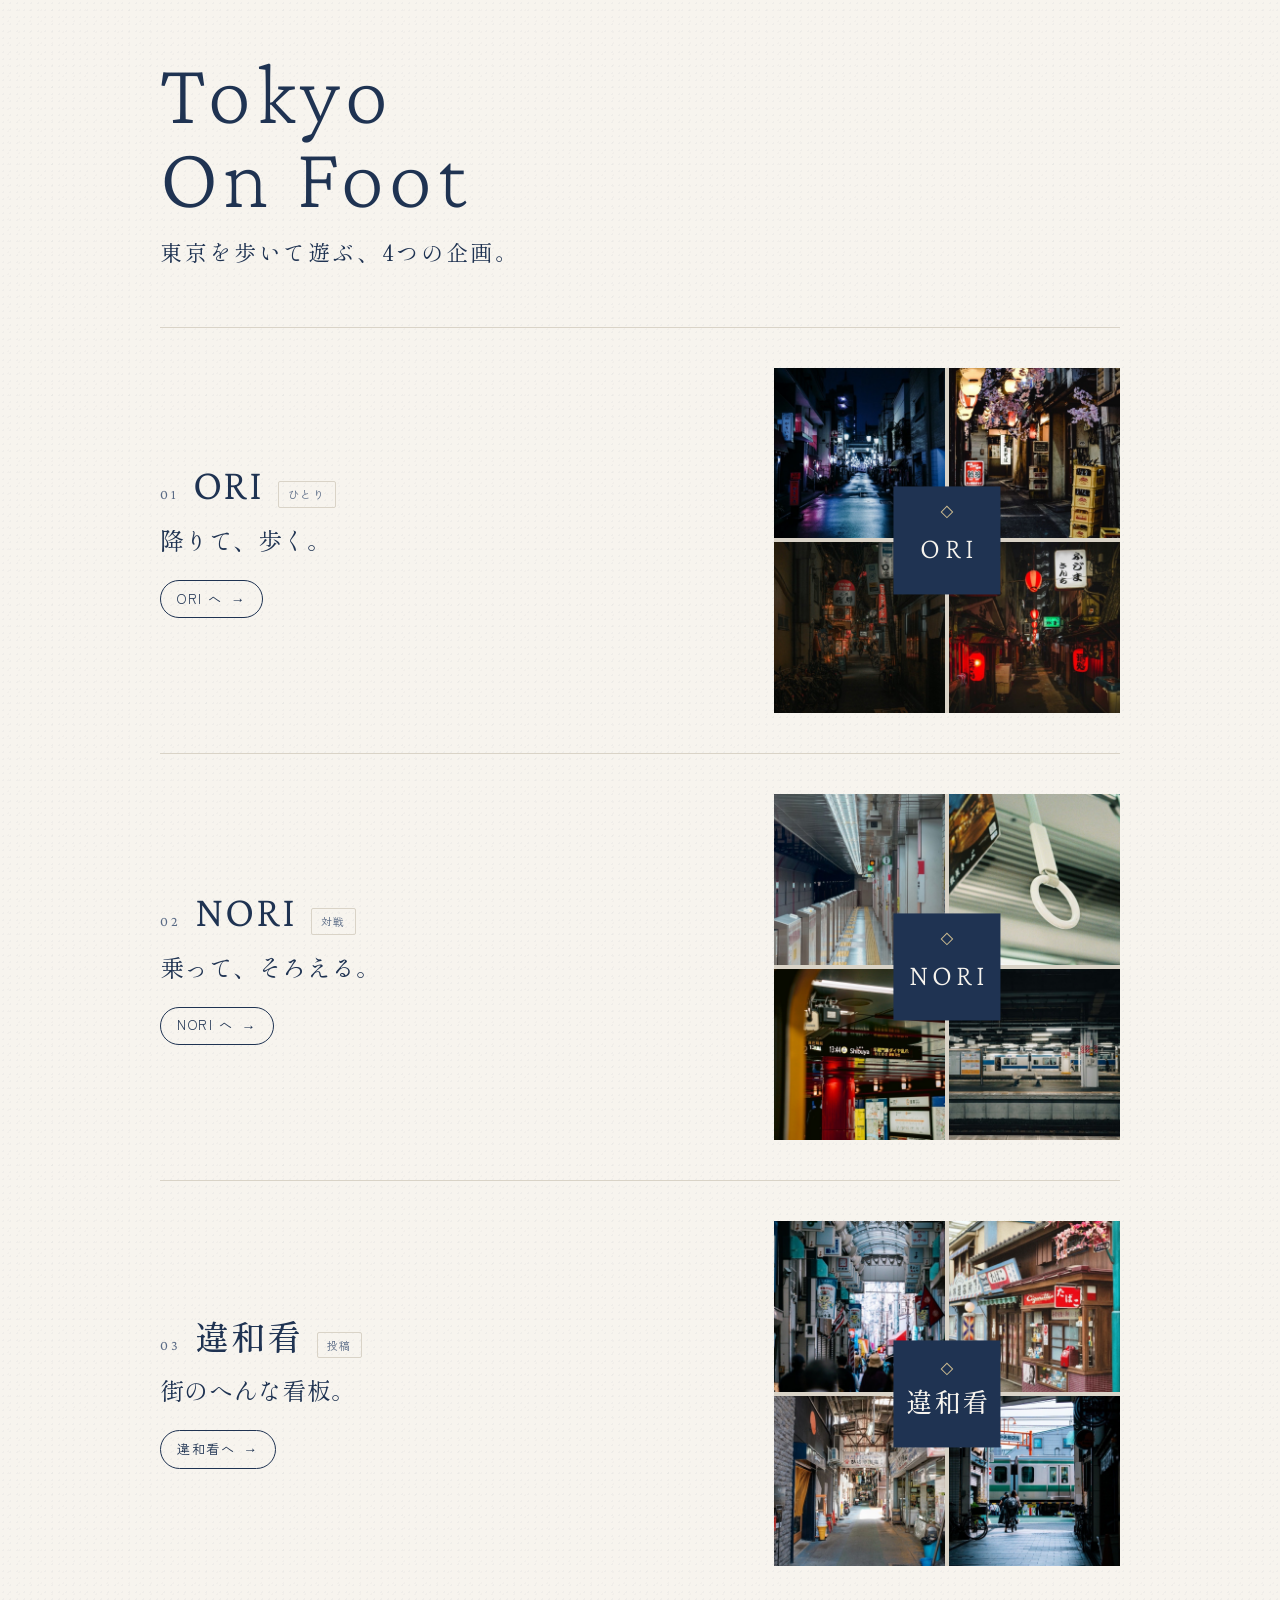
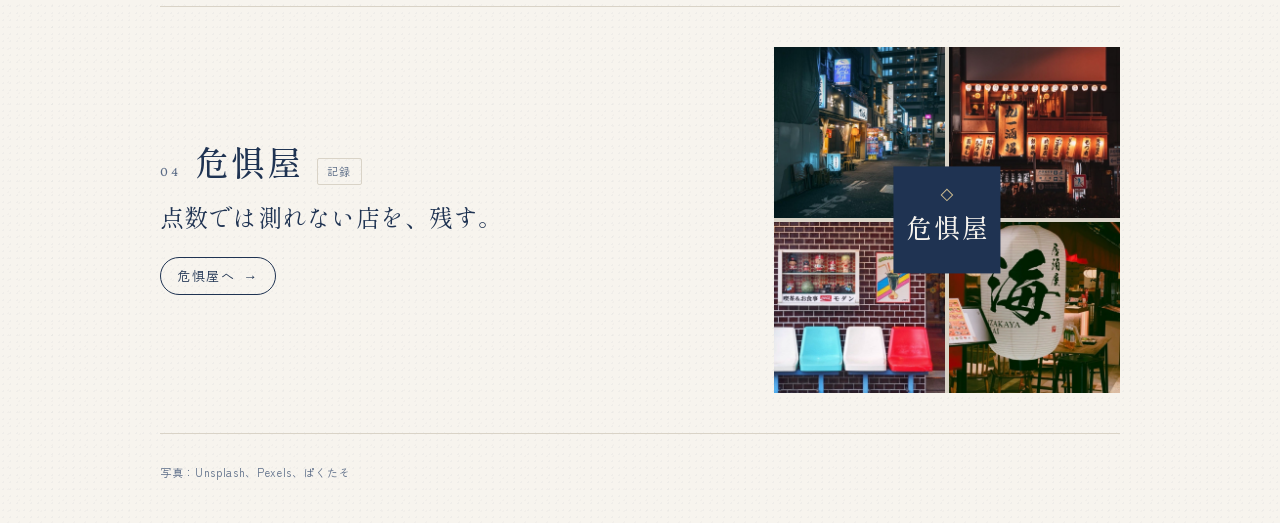
<file: index.html>
<!doctype html>
<html lang="ja">
<head>
<meta charset="utf-8">
<meta name="viewport" content="width=device-width,initial-scale=1,viewport-fit=cover">
<meta name="description" content="東京を歩いて遊ぶ4つの企画。ORI・NORI・違和看・危惧屋">
<meta name="theme-color" content="#1F3352">
<title>Tokyo On Foot</title>
<link rel="canonical" href="https://tokyo-on-foot.vercel.app/">
<meta property="og:type" content="website">
<meta property="og:site_name" content="Tokyo On Foot">
<meta property="og:title" content="Tokyo On Foot">
<meta property="og:description" content="東京を歩いて遊ぶ4つの企画。ORI・NORI・違和看・危惧屋">
<meta property="og:url" content="https://tokyo-on-foot.vercel.app/">
<meta property="og:image" content="https://tokyo-on-foot.vercel.app/img/og.jpg">
<meta property="og:image:width" content="1200">
<meta property="og:image:height" content="630">
<meta property="og:locale" content="ja_JP">
<meta name="twitter:card" content="summary_large_image">
<meta name="twitter:title" content="Tokyo On Foot">
<meta name="twitter:description" content="東京を歩いて遊ぶ4つの企画。ORI・NORI・違和看・危惧屋">
<meta name="twitter:image" content="https://tokyo-on-foot.vercel.app/img/og.jpg">
<!-- Google Search Console（omata.yusuke1990）の所有権確認。削除すると所有権が失効する -->
<meta name="google-site-verification" content="P_S2p-J6Ag8WuvjddkhI0sOs8suL32TVV9LaaMPso4o">
<link rel="preconnect" href="https://fonts.googleapis.com">
<link rel="preconnect" href="https://fonts.gstatic.com" crossorigin>
<link rel="stylesheet" href="https://fonts.googleapis.com/css2?family=Crimson+Pro:wght@200;300;400&family=Shippori+Mincho+B1:wght@500&family=Zen+Kaku+Gothic+New:wght@400;500;700&display=swap">
<link rel="stylesheet" href="style.css">
</head>
<body>
<div class="wrap">
<header class="hero">
  <div><h1>Tokyo<br>On Foot</h1><p>東京を歩いて遊ぶ、4つの企画。</p></div>
</header>
<section class="item" id="ori" aria-labelledby="ori-h">
  <div class="head"><span class="num">01</span><h2 class="name" id="ori-h">ORI</h2><span class="tag">ひとり</span></div>
  <div class="pic"><img src="img/ori-1.jpg" alt=""><img src="img/ori-2.jpg" alt=""><img src="img/ori-3.jpg" alt=""><img src="img/ori-4.jpg" alt=""><div class="card"><i></i><b>ORI</b></div></div>
  <div class="txt"><p class="sub">降りて、歩く。</p><div class="body"><div><a class="btn go2" href="ori.html">ORI へ</a></div></div></div>
</section>
<section class="item" id="nori" aria-labelledby="nori-h">
  <div class="head"><span class="num">02</span><h2 class="name" id="nori-h">NORI</h2><span class="tag">対戦</span></div>
  <div class="pic"><img src="img/nori-1.jpg" alt=""><img src="img/nori-2.jpg" alt=""><img src="img/nori-3.jpg" alt=""><img src="img/nori-4.jpg" alt=""><div class="card"><i></i><b>NORI</b></div></div>
  <div class="txt"><p class="sub">乗って、そろえる。</p><div class="body"><div><a class="btn go2" href="nori.html">NORI へ</a></div></div></div>
</section>
<section class="item" id="iwakan" aria-labelledby="iwakan-h">
  <div class="head"><span class="num">03</span><h2 class="name ja" id="iwakan-h">違和看</h2><span class="tag">投稿</span></div>
  <div class="pic"><img src="img/iwakan-1.jpg" alt=""><img src="img/iwakan-2.jpg" alt=""><img src="img/iwakan-3.jpg" alt=""><img src="img/iwakan-4.jpg" alt=""><div class="card"><i></i><b class="ja">違和看</b></div></div>
  <div class="txt"><p class="sub">街のへんな看板。</p><div class="body"><div><a class="btn go2" href="iwakan.html">違和看へ</a></div></div></div>
</section>
<section class="item" id="kiguya" aria-labelledby="kiguya-h">
  <div class="head"><span class="num">04</span><h2 class="name ja" id="kiguya-h">危惧屋</h2><span class="tag">記録</span></div>
  <div class="pic"><img src="img/kiguya-1.jpg" alt=""><img src="img/kiguya-2.jpg" alt=""><img src="img/kiguya-3.jpg" alt=""><img src="img/kiguya-4.jpg" alt=""><div class="card"><i></i><b class="ja">危惧屋</b></div></div>
  <div class="txt"><p class="sub">点数では測れない店を、残す。</p><div class="body"><div><a class="btn go2" href="kiguya.html">危惧屋へ</a></div></div></div>
</section>
<footer>
  <p>写真：Unsplash、Pexels、ぱくたそ</p>
</footer>
</div>
</body>
</html>
</file>
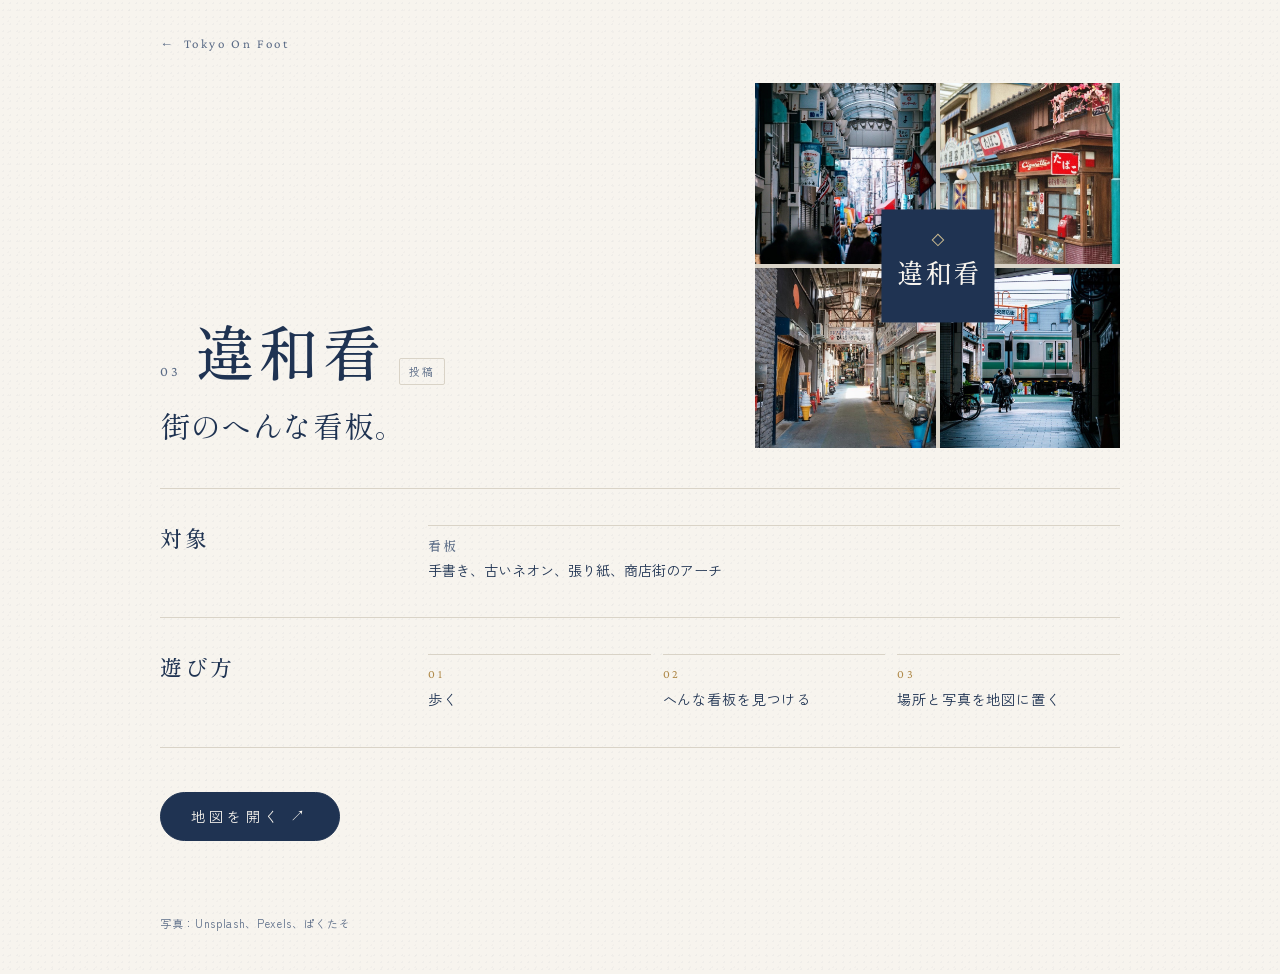
<file: iwakan.html>
<!doctype html>
<html lang="ja">
<head>
<meta charset="utf-8">
<meta name="viewport" content="width=device-width,initial-scale=1,viewport-fit=cover">
<meta name="description" content="街のへんな看板を地図に集める">
<meta name="theme-color" content="#1F3352">
<title>違和看 | Tokyo On Foot</title>
<link rel="canonical" href="https://tokyo-on-foot.vercel.app/iwakan.html">
<meta property="og:type" content="website">
<meta property="og:site_name" content="Tokyo On Foot">
<meta property="og:title" content="違和看 — Tokyo On Foot">
<meta property="og:description" content="街のへんな看板を地図に集める">
<meta property="og:url" content="https://tokyo-on-foot.vercel.app/iwakan.html">
<meta property="og:image" content="https://tokyo-on-foot.vercel.app/img/og.jpg">
<meta property="og:image:width" content="1200">
<meta property="og:image:height" content="630">
<meta property="og:locale" content="ja_JP">
<meta name="twitter:card" content="summary_large_image">
<meta name="twitter:title" content="違和看 — Tokyo On Foot">
<meta name="twitter:description" content="街のへんな看板を地図に集める">
<meta name="twitter:image" content="https://tokyo-on-foot.vercel.app/img/og.jpg">
<link rel="preconnect" href="https://fonts.googleapis.com">
<link rel="preconnect" href="https://fonts.gstatic.com" crossorigin>
<link rel="stylesheet" href="https://fonts.googleapis.com/css2?family=Crimson+Pro:wght@200;300;400&family=Shippori+Mincho+B1:wght@500&family=Zen+Kaku+Gothic+New:wght@400;500;700&display=swap">
<link rel="stylesheet" href="style.css">
</head>
<body>
<div class="wrap">
<a class="back" href="index.html">Tokyo On Foot</a>
<header class="shero">
  <div><div class="head"><span class="num">03</span><h1 class="name ja">違和看</h1><span class="tag">投稿</span></div><p class="sub">街のへんな看板。</p></div>
  <div class="pic"><img src="img/iwakan-1.jpg" alt=""><img src="img/iwakan-2.jpg" alt=""><img src="img/iwakan-3.jpg" alt=""><img src="img/iwakan-4.jpg" alt=""><div class="card"><i></i><b class="ja">違和看</b></div></div>
</header>
<section class="sec"><h2>対象</h2>
  <div class="kv"><div><b>看板</b>手書き、古いネオン、張り紙、商店街のアーチ</div></div></section>
<section class="sec"><h2>遊び方</h2>
  <div class="flow"><div><b>01</b>歩く</div><div><b>02</b>へんな看板を見つける</div><div><b>03</b>場所と写真を地図に置く</div></div></section>
<section class="cta"><a class="btn big" href="https://iwakan-drab.vercel.app" target="_blank" rel="noopener">地図を開く</a></section>
<footer>
  <p>写真：Unsplash、Pexels、ぱくたそ</p>
</footer>
</div>
</body>
</html>
</file>
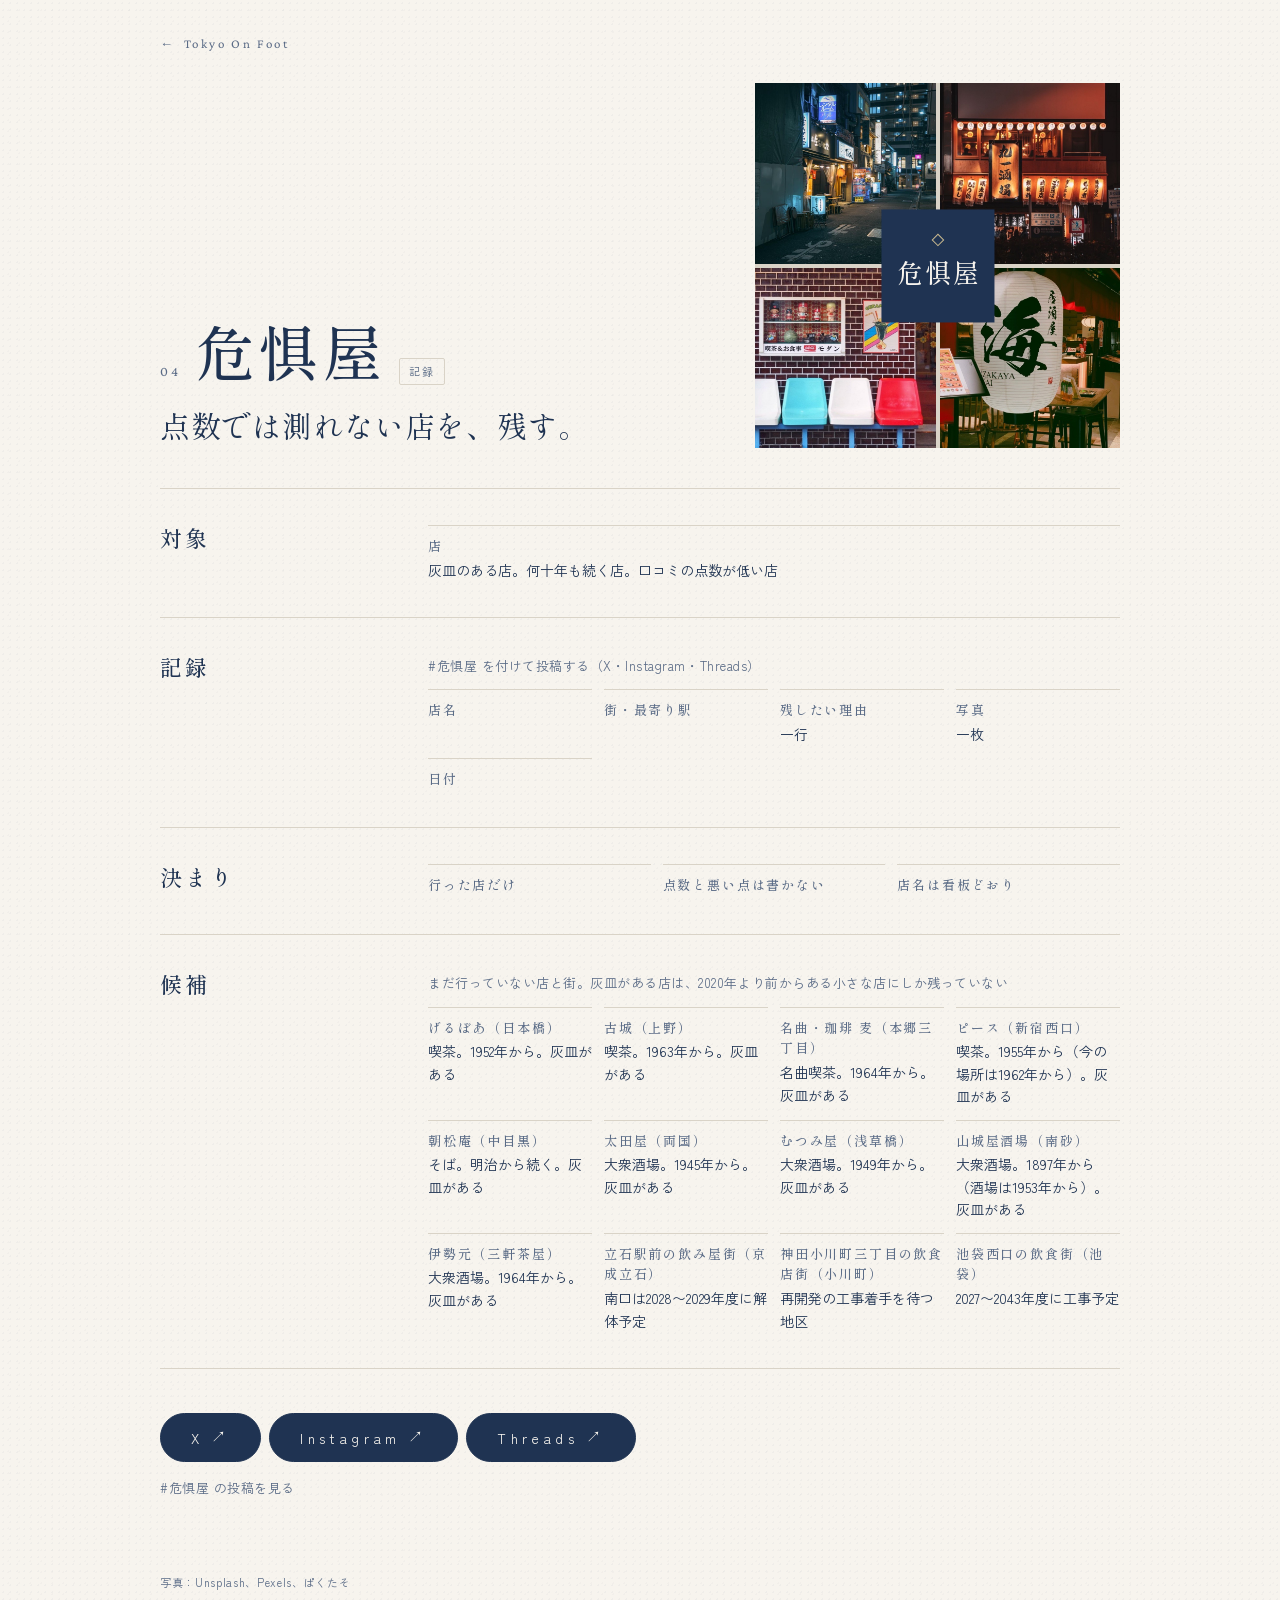
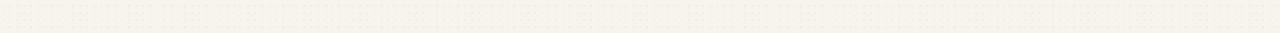
<file: kiguya.html>
<!doctype html>
<html lang="ja">
<head>
<meta charset="utf-8">
<meta name="viewport" content="width=device-width,initial-scale=1,viewport-fit=cover">
<meta name="description" content="点数では測れない店を、行って残す">
<meta name="theme-color" content="#1F3352">
<title>危惧屋 | Tokyo On Foot</title>
<link rel="canonical" href="https://tokyo-on-foot.vercel.app/kiguya.html">
<meta property="og:type" content="website">
<meta property="og:site_name" content="Tokyo On Foot">
<meta property="og:title" content="危惧屋 — Tokyo On Foot">
<meta property="og:description" content="点数では測れない店を、行って残す">
<meta property="og:url" content="https://tokyo-on-foot.vercel.app/kiguya.html">
<meta property="og:image" content="https://tokyo-on-foot.vercel.app/img/og.jpg">
<meta property="og:image:width" content="1200">
<meta property="og:image:height" content="630">
<meta property="og:locale" content="ja_JP">
<meta name="twitter:card" content="summary_large_image">
<meta name="twitter:title" content="危惧屋 — Tokyo On Foot">
<meta name="twitter:description" content="点数では測れない店を、行って残す">
<meta name="twitter:image" content="https://tokyo-on-foot.vercel.app/img/og.jpg">
<link rel="preconnect" href="https://fonts.googleapis.com">
<link rel="preconnect" href="https://fonts.gstatic.com" crossorigin>
<link rel="stylesheet" href="https://fonts.googleapis.com/css2?family=Crimson+Pro:wght@200;300;400&family=Shippori+Mincho+B1:wght@500&family=Zen+Kaku+Gothic+New:wght@400;500;700&display=swap">
<link rel="stylesheet" href="style.css">
</head>
<body>
<div class="wrap">
<a class="back" href="index.html">Tokyo On Foot</a>
<header class="shero">
  <div><div class="head"><span class="num">04</span><h1 class="name ja">危惧屋</h1><span class="tag">記録</span></div><p class="sub">点数では測れない店を、残す。</p></div>
  <div class="pic"><img src="img/kiguya-1.jpg" alt=""><img src="img/kiguya-2.jpg" alt=""><img src="img/kiguya-3.jpg" alt=""><img src="img/kiguya-4.jpg" alt=""><div class="card"><i></i><b class="ja">危惧屋</b></div></div>
</header>
<section class="sec"><h2>対象</h2>
  <div class="kv"><div><b>店</b>灰皿のある店。何十年も続く店。口コミの点数が低い店</div></div></section>
<section class="sec"><h2>記録</h2>
  <div><p class="note" style="margin-bottom:12px">#危惧屋 を付けて投稿する（X・Instagram・Threads）</p>
  <div class="kv"><div><b>店名</b></div><div><b>街・最寄り駅</b></div><div><b>残したい理由</b>一行</div><div><b>写真</b>一枚</div><div><b>日付</b></div></div></div></section>
<section class="sec"><h2>決まり</h2>
  <div class="kv"><div><b>行った店だけ</b></div><div><b>点数と悪い点は書かない</b></div><div><b>店名は看板どおり</b></div></div></section>
<section class="sec"><h2>候補</h2>
  <div><p class="note" style="margin-bottom:12px">まだ行っていない店と街。灰皿がある店は、2020年より前からある小さな店にしか残っていない</p><div class="kv"><div><b>げるぼあ（日本橋）</b>喫茶。1952年から。灰皿がある</div><div><b>古城（上野）</b>喫茶。1963年から。灰皿がある</div><div><b>名曲・珈琲 麦（本郷三丁目）</b>名曲喫茶。1964年から。灰皿がある</div><div><b>ピース（新宿西口）</b>喫茶。1955年から（今の場所は1962年から）。灰皿がある</div><div><b>朝松庵（中目黒）</b>そば。明治から続く。灰皿がある</div><div><b>太田屋（両国）</b>大衆酒場。1945年から。灰皿がある</div><div><b>むつみ屋（浅草橋）</b>大衆酒場。1949年から。灰皿がある</div><div><b>山城屋酒場（南砂）</b>大衆酒場。1897年から（酒場は1953年から）。灰皿がある</div><div><b>伊勢元（三軒茶屋）</b>大衆酒場。1964年から。灰皿がある</div><div><b>立石駅前の飲み屋街（京成立石）</b>南口は2028〜2029年度に解体予定</div><div><b>神田小川町三丁目の飲食店街（小川町）</b>再開発の工事着手を待つ地区</div><div><b>池袋西口の飲食街（池袋）</b>2027〜2043年度に工事予定</div></div></div></section>
<section class="cta"><div class="row"><a class="btn big" href="https://x.com/search?q=%23%E5%8D%B1%E6%83%A7%E5%B1%8B&f=live" target="_blank" rel="noopener">X</a><a class="btn big" href="https://www.instagram.com/explore/tags/%E5%8D%B1%E6%83%A7%E5%B1%8B/" target="_blank" rel="noopener">Instagram</a><a class="btn big" href="https://www.threads.net/search?q=%E5%8D%B1%E6%83%A7%E5%B1%8B" target="_blank" rel="noopener">Threads</a></div><p class="note">#危惧屋 の投稿を見る</p></section>
<footer>
  <p>写真：Unsplash、Pexels、ぱくたそ</p>
</footer>
</div>
</body>
</html>
</file>
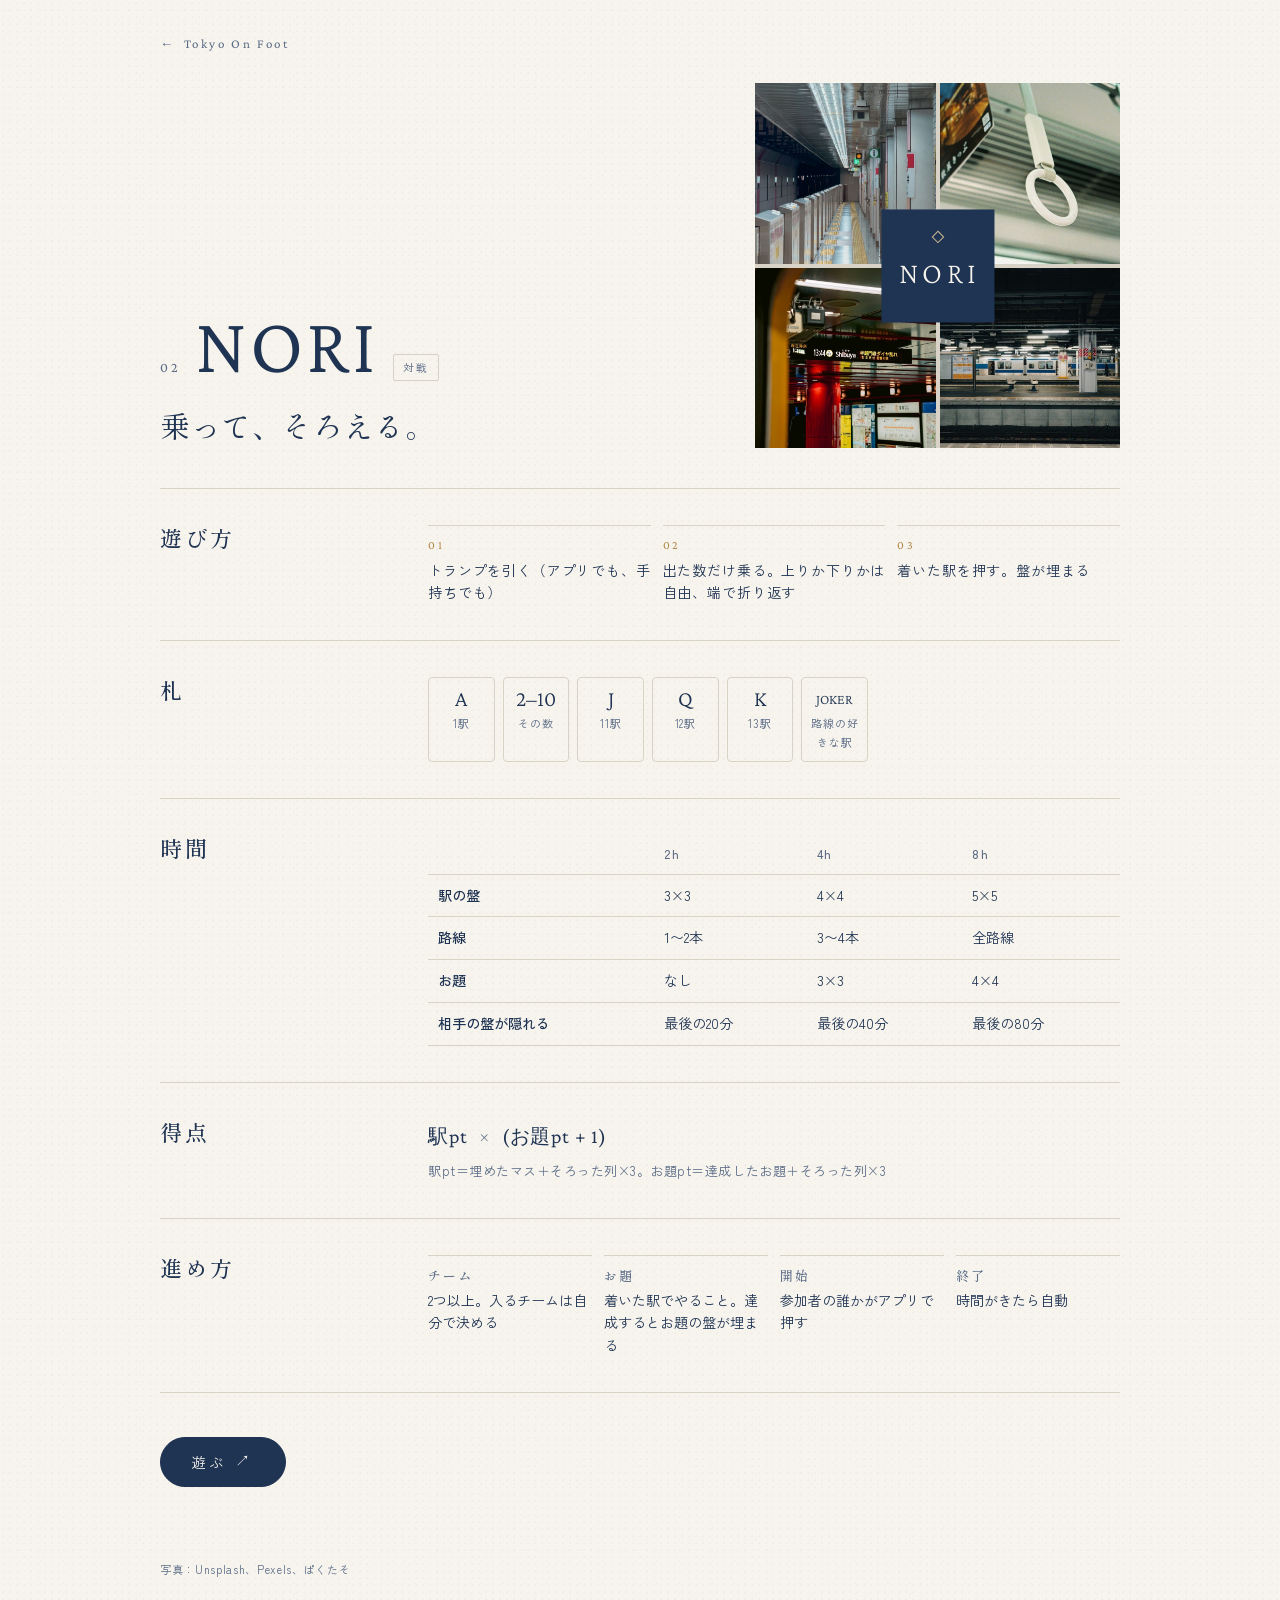
<file: nori.html>
<!doctype html>
<html lang="ja">
<head>
<meta charset="utf-8">
<meta name="viewport" content="width=device-width,initial-scale=1,viewport-fit=cover">
<meta name="description" content="トランプで動く、チーム対抗の駅ビンゴ">
<meta name="theme-color" content="#1F3352">
<title>NORI | Tokyo On Foot</title>
<link rel="canonical" href="https://tokyo-on-foot.vercel.app/nori.html">
<meta property="og:type" content="website">
<meta property="og:site_name" content="Tokyo On Foot">
<meta property="og:title" content="NORI — Tokyo On Foot">
<meta property="og:description" content="トランプで動く、チーム対抗の駅ビンゴ">
<meta property="og:url" content="https://tokyo-on-foot.vercel.app/nori.html">
<meta property="og:image" content="https://tokyo-on-foot.vercel.app/img/og.jpg">
<meta property="og:image:width" content="1200">
<meta property="og:image:height" content="630">
<meta property="og:locale" content="ja_JP">
<meta name="twitter:card" content="summary_large_image">
<meta name="twitter:title" content="NORI — Tokyo On Foot">
<meta name="twitter:description" content="トランプで動く、チーム対抗の駅ビンゴ">
<meta name="twitter:image" content="https://tokyo-on-foot.vercel.app/img/og.jpg">
<link rel="preconnect" href="https://fonts.googleapis.com">
<link rel="preconnect" href="https://fonts.gstatic.com" crossorigin>
<link rel="stylesheet" href="https://fonts.googleapis.com/css2?family=Crimson+Pro:wght@200;300;400&family=Shippori+Mincho+B1:wght@500&family=Zen+Kaku+Gothic+New:wght@400;500;700&display=swap">
<link rel="stylesheet" href="style.css">
</head>
<body>
<div class="wrap">
<a class="back" href="index.html">Tokyo On Foot</a>
<header class="shero">
  <div><div class="head"><span class="num">02</span><h1 class="name">NORI</h1><span class="tag">対戦</span></div><p class="sub">乗って、そろえる。</p></div>
  <div class="pic"><img src="img/nori-1.jpg" alt=""><img src="img/nori-2.jpg" alt=""><img src="img/nori-3.jpg" alt=""><img src="img/nori-4.jpg" alt=""><div class="card"><i></i><b>NORI</b></div></div>
</header>
<section class="sec"><h2>遊び方</h2>
  <div class="flow"><div><b>01</b>トランプを引く（アプリでも、手持ちでも）</div><div><b>02</b>出た数だけ乗る。上りか下りかは自由、端で折り返す</div><div><b>03</b>着いた駅を押す。盤が埋まる</div></div></section>
<section class="sec"><h2>札</h2>
  <div class="cards"><div><b>A</b><span>1駅</span></div><div><b>2–10</b><span>その数</span></div><div><b>J</b><span>11駅</span></div><div><b>Q</b><span>12駅</span></div><div><b>K</b><span>13駅</span></div><div><b style="font-size:14px;line-height:22px">JOKER</b><span>路線の好きな駅</span></div></div></section>
<section class="sec"><h2>時間</h2>
  <table><thead><tr><th></th><th>2h</th><th>4h</th><th>8h</th></tr></thead><tbody>
  <tr><td class="h">駅の盤</td><td>3×3</td><td>4×4</td><td>5×5</td></tr>
  <tr><td class="h">路線</td><td>1〜2本</td><td>3〜4本</td><td>全路線</td></tr>
  <tr><td class="h">お題</td><td>なし</td><td>3×3</td><td>4×4</td></tr>
  <tr><td class="h">相手の盤が隠れる</td><td>最後の20分</td><td>最後の40分</td><td>最後の80分</td></tr></tbody></table></section>
<section class="sec"><h2>得点</h2>
  <div><p class="eq">駅pt <i>×</i> (お題pt + 1)</p><p class="note">駅pt＝埋めたマス＋そろった列×3。お題pt＝達成したお題＋そろった列×3</p></div></section>
<section class="sec"><h2>進め方</h2>
  <div class="kv"><div><b>チーム</b>2つ以上。入るチームは自分で決める</div><div><b>お題</b>着いた駅でやること。達成するとお題の盤が埋まる</div><div><b>開始</b>参加者の誰かがアプリで押す</div><div><b>終了</b>時間がきたら自動</div></div></section>
<section class="cta"><a class="btn big" href="https://nori-olive-eta.vercel.app" target="_blank" rel="noopener">遊ぶ</a></section>
<footer>
  <p>写真：Unsplash、Pexels、ぱくたそ</p>
</footer>
</div>
</body>
</html>
</file>
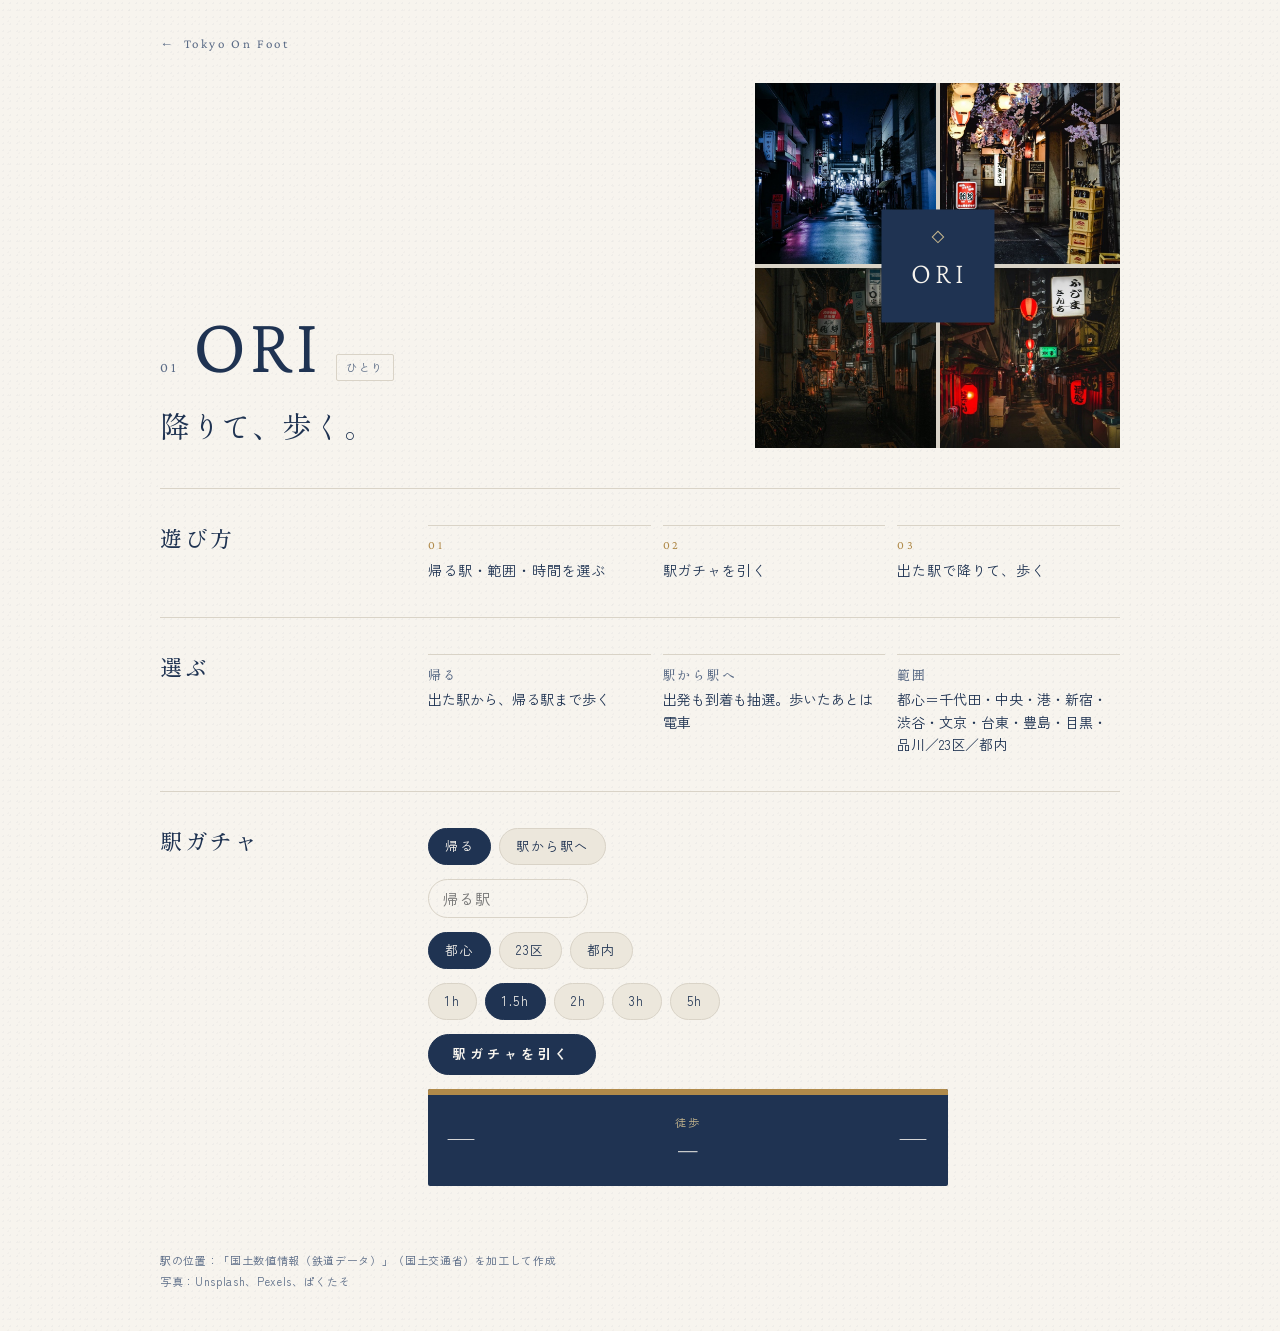
<file: ori.html>
<!doctype html>
<html lang="ja">
<head>
<meta charset="utf-8">
<meta name="viewport" content="width=device-width,initial-scale=1,viewport-fit=cover">
<meta name="description" content="帰る駅と時間を選んで、駅ガチャを引く">
<meta name="theme-color" content="#1F3352">
<title>ORI | Tokyo On Foot</title>
<link rel="canonical" href="https://tokyo-on-foot.vercel.app/ori.html">
<meta property="og:type" content="website">
<meta property="og:site_name" content="Tokyo On Foot">
<meta property="og:title" content="ORI — Tokyo On Foot">
<meta property="og:description" content="帰る駅と時間を選んで、駅ガチャを引く">
<meta property="og:url" content="https://tokyo-on-foot.vercel.app/ori.html">
<meta property="og:image" content="https://tokyo-on-foot.vercel.app/img/og.jpg">
<meta property="og:image:width" content="1200">
<meta property="og:image:height" content="630">
<meta property="og:locale" content="ja_JP">
<meta name="twitter:card" content="summary_large_image">
<meta name="twitter:title" content="ORI — Tokyo On Foot">
<meta name="twitter:description" content="帰る駅と時間を選んで、駅ガチャを引く">
<meta name="twitter:image" content="https://tokyo-on-foot.vercel.app/img/og.jpg">
<link rel="preconnect" href="https://fonts.googleapis.com">
<link rel="preconnect" href="https://fonts.gstatic.com" crossorigin>
<link rel="stylesheet" href="https://fonts.googleapis.com/css2?family=Crimson+Pro:wght@200;300;400&family=Shippori+Mincho+B1:wght@500&family=Zen+Kaku+Gothic+New:wght@400;500;700&display=swap">
<link rel="stylesheet" href="style.css">
</head>
<body>
<div class="wrap">
<a class="back" href="index.html">Tokyo On Foot</a>
<header class="shero">
  <div><div class="head"><span class="num">01</span><h1 class="name">ORI</h1><span class="tag">ひとり</span></div><p class="sub">降りて、歩く。</p></div>
  <div class="pic"><img src="img/ori-1.jpg" alt=""><img src="img/ori-2.jpg" alt=""><img src="img/ori-3.jpg" alt=""><img src="img/ori-4.jpg" alt=""><div class="card"><i></i><b>ORI</b></div></div>
</header>
<section class="sec"><h2>遊び方</h2>
  <div class="flow"><div><b>01</b>帰る駅・範囲・時間を選ぶ</div><div><b>02</b>駅ガチャを引く</div><div><b>03</b>出た駅で降りて、歩く</div></div></section>
<section class="sec"><h2>選ぶ</h2>
  <div class="kv"><div><b>帰る</b>出た駅から、帰る駅まで歩く</div><div><b>駅から駅へ</b>出発も到着も抽選。歩いたあとは電車</div><div><b>範囲</b>都心＝千代田・中央・港・新宿・渋谷・文京・台東・豊島・目黒・品川／23区／都内</div></div></section>
<section class="sec" id="draw-sec"><h2>駅ガチャ</h2>
  <div class="tool">
    <div class="row" role="group" aria-label="モード"><button id="m-home" aria-pressed="true">帰る</button><button id="m-ab" aria-pressed="false">駅から駅へ</button></div>
    <div class="row" id="homerow"><input id="home" list="stlist" placeholder="帰る駅" autocomplete="off" enterkeyhint="done" aria-describedby="homemsg"><datalist id="stlist"></datalist><span id="homemsg" aria-live="polite"></span></div>
    <div class="row" role="group" aria-label="範囲"><button id="a-core" aria-pressed="true">都心</button><button id="a-23" aria-pressed="false">23区</button><button id="a-all" aria-pressed="false">都内</button></div>
    <div class="row" role="group" aria-label="歩く時間" id="times"></div>
    <div class="row"><button class="go" id="draw">駅ガチャを引く</button><span id="drawmsg" aria-live="polite"></span></div>
    <div class="plate" id="plate"><div class="bar"></div><div class="in">
      <div class="st"><div><div class="nm" id="from">—</div></div><div class="mid">徒歩<span id="hrs">—</span></div><div class="r"><div class="nm" id="to">—</div></div></div>
      <div class="pf" id="pf" hidden><a id="map" href="#" target="_blank" rel="noopener">経路</a><div class="acts"><a id="post" href="#" target="_blank" rel="noopener">Xに投稿</a><button class="lk" id="copy" type="button">コピー</button></div></div>
    </div></div>
  </div></section>
<footer>
  <p>駅の位置：「国土数値情報（鉄道データ）」（国土交通省）を加工して作成</p>
  <p>写真：Unsplash、Pexels、ぱくたそ</p>
</footer>
</div>
<script>

const S=[["お台場海浜公園",35.62981,139.77853,"港区"],["お花茶屋",35.74761,139.83988,"葛飾区"],["すずかけ台",35.5171,139.48175,null],["つくし野",35.52707,139.48494,null],["つつじヶ丘",35.658,139.57519,null],["とうきょうスカイツリー",35.71046,139.80939,"墨田区"],["ときわ台",35.7589,139.68876,"板橋区"],["ひばりヶ丘",35.75144,139.54577,null],["めじろ台",35.64364,139.30851,null],["テレコムセンター",35.61773,139.77967,"江東区"],["モノレール浜松町",35.65575,139.75667,"港区"],["一之江",35.68594,139.88289,"江戸川区"],["一橋学園",35.7221,139.48006,null],["万願寺",35.67131,139.41986,null],["三ノ輪",35.72929,139.79117,"台東区"],["三ノ輪橋",35.73222,139.79151,"荒川区"],["三河島",35.73335,139.77729,"荒川区"],["三田",35.64803,139.74912,"港区"],["三越前",35.68601,139.77352,"中央区"],["三軒茶屋",35.64372,139.67017,"世田谷区"],["三鷹",35.70269,139.56071,null],["三鷹台",35.69205,139.58929,null],["上中里",35.74689,139.74629,"北区"],["上井草",35.72525,139.60296,"杉並区"],["上北台",35.74576,139.41586,null],["上北沢",35.66885,139.62341,"世田谷区"],["上板橋",35.76362,139.6762,"板橋区"],["上町",35.6436,139.64638,"世田谷区"],["上石神井",35.7262,139.59229,"練馬区"],["上野",35.713,139.77653,"台東区"],["上野広小路",35.7076,139.77297,"台東区"],["上野御徒町",35.70797,139.77291,"台東区"],["上野毛",35.61199,139.63891,"世田谷区"],["下丸子",35.57133,139.68549,"大田区"],["下井草",35.72387,139.62473,"杉並区"],["下北沢",35.66152,139.66696,"世田谷区"],["下板橋",35.74507,139.71562,"豊島区"],["下神明",35.60871,139.72631,"品川区"],["下落合",35.7157,139.69529,"新宿区"],["下赤塚",35.77049,139.64485,"板橋区"],["下高井戸",35.66599,139.64179,"世田谷区"],["不動前",35.62542,139.71315,"品川区"],["世田谷",35.6435,139.65084,"世田谷区"],["世田谷代田",35.65836,139.6616,"世田谷区"],["両国",35.69629,139.79539,"墨田区"],["中井",35.71447,139.68648,"新宿区"],["中央大学・明星大学",35.64189,139.40873,null],["中延",35.60545,139.71307,"品川区"],["中村橋",35.73667,139.63717,"練馬区"],["中板橋",35.75628,139.69439,"板橋区"],["中河原",35.6595,139.4575,null],["中目黒",35.64419,139.69893,"目黒区"],["中神",35.709,139.37571,null],["中野",35.70575,139.66572,"中野区"],["中野坂上",35.69735,139.68246,"中野区"],["中野富士見町",35.69082,139.66816,"中野区"],["中野新橋",35.6917,139.674,"中野区"],["乃木坂",35.66659,139.72622,"港区"],["久が原",35.57945,139.68567,"大田区"],["久我山",35.68814,139.59933,"杉並区"],["久米川",35.74953,139.47269,null],["九品仏",35.60538,139.66101,"世田谷区"],["九段下",35.69571,139.75123,"千代田区"],["亀戸",35.69753,139.82677,"江東区"],["亀戸水神",35.69994,139.83339,"江東区"],["亀有",35.76654,139.84756,"葛飾区"],["二俣尾",35.80394,139.21614,null],["二子玉川",35.61151,139.62649,"世田谷区"],["二重橋前",35.6805,139.76178,"千代田区"],["五反田",35.62608,139.72398,"品川区"],["五反野",35.76591,139.80963,"足立区"],["井の頭公園",35.69729,139.58312,null],["井荻",35.72466,139.61555,"杉並区"],["京急蒲田",35.5617,139.72433,"大田区"],["京成上野",35.71131,139.77351,"台東区"],["京成小岩",35.74222,139.88361,"江戸川区"],["京成曳舟",35.71864,139.82028,"墨田区"],["京成立石",35.73819,139.84816,"葛飾区"],["京成金町",35.76845,139.87035,"葛飾区"],["京成関屋",35.74397,139.81185,"足立区"],["京成高砂",35.75087,139.86659,"葛飾区"],["京橋",35.6768,139.77017,"中央区"],["京王よみうりランド",35.63296,139.5172,null],["京王八王子",35.65805,139.34298,null],["京王堀之内",35.62448,139.40033,null],["京王多摩センター",35.62523,139.42417,null],["京王多摩川",35.64394,139.53616,null],["京王永山",35.63025,139.44817,null],["京王片倉",35.64436,139.33696,null],["人形町",35.68617,139.78227,"中央区"],["仙川",35.66237,139.58522,null],["代々木",35.68379,139.70198,"渋谷区"],["代々木上原",35.6689,139.67963,"渋谷区"],["代々木八幡",35.66972,139.68904,"渋谷区"],["代々木公園",35.66912,139.68965,"渋谷区"],["代官山",35.64825,139.70349,"渋谷区"],["代田橋",35.67108,139.6594,"世田谷区"],["仲御徒町",35.70665,139.77619,"台東区"],["住吉",35.68878,139.81578,"江東区"],["保谷",35.74826,139.56824,null],["信濃町",35.67994,139.72129,"新宿区"],["光が丘",35.75847,139.62924,"練馬区"],["入谷",35.72067,139.78455,"台東区"],["八丁堀",35.67506,139.77781,"中央区"],["八坂",35.74489,139.46775,null],["八幡山",35.67007,139.61448,"杉並区"],["八広",35.7272,139.82832,"墨田区"],["八王子",35.65534,139.33934,null],["八王子みなみ野",35.63126,139.33096,null],["六本木",35.66343,139.73121,"港区"],["六本木一丁目",35.66508,139.7389,"港区"],["六町",35.78478,139.8218,"足立区"],["六郷土手",35.54053,139.70756,"大田区"],["内幸町",35.66932,139.75541,"港区"],["分倍河原",35.66824,139.46864,null],["初台",35.68142,139.68827,"渋谷区"],["勝どき",35.65893,139.77713,"中央区"],["北八王子",35.66927,139.3634,null],["北千住",35.74949,139.80507,"足立区"],["北千束",35.60628,139.69327,"大田区"],["北参道",35.67824,139.70564,"渋谷区"],["北品川",35.62243,139.73931,"品川区"],["北府中",35.68086,139.47179,null],["北池袋",35.74034,139.71639,"豊島区"],["北綾瀬",35.77689,139.83209,"足立区"],["北赤羽",35.78697,139.70583,"北区"],["北野",35.6445,139.35415,null],["十条",35.76039,139.72225,"北区"],["千住大橋",35.74241,139.79705,"足立区"],["千川",35.73817,139.6894,"豊島区"],["千歳烏山",35.66783,139.60037,"世田谷区"],["千歳船橋",35.64768,139.62453,"世田谷区"],["千石",35.72796,139.74474,"文京区"],["千駄ヶ谷",35.68121,139.71145,"渋谷区"],["千駄木",35.72599,139.76338,"文京区"],["千鳥町",35.573,139.69142,"大田区"],["半蔵門",35.68538,139.74169,"千代田区"],["南千住",35.73331,139.79918,"荒川区"],["南多摩",35.64921,139.48955,null],["南大沢",35.61407,139.3798,null],["南平",35.65514,139.39258,null],["南新宿",35.68361,139.69872,"渋谷区"],["南町田グランベリーパーク",35.51152,139.47044,null],["南砂町",35.66841,139.83169,"江東区"],["南阿佐ヶ谷",35.69946,139.63557,"杉並区"],["原宿",35.67132,139.70271,"渋谷区"],["参宮橋",35.67861,139.69358,"渋谷区"],["古里",35.81632,139.15114,null],["台場",35.62587,139.77137,"港区"],["吉祥寺",35.70272,139.58015,null],["向原",35.72876,139.72481,"豊島区"],["和泉多摩川",35.62741,139.57372,null],["品川",35.6283,139.73874,"港区"],["品川シーサイド",35.60979,139.7498,"品川区"],["唐木田",35.61657,139.41168,null],["喜多見",35.63649,139.58674,"世田谷区"],["四ツ木",35.73172,139.83465,"葛飾区"],["四ツ谷",35.68532,139.73009,"千代田区"],["四谷三丁目",35.68783,139.71932,"新宿区"],["国会議事堂前",35.67419,139.7442,"千代田区"],["国分寺",35.70045,139.48013,null],["国立",35.6992,139.44642,null],["国立競技場",35.67989,139.71472,"新宿区"],["国際展示場",35.63441,139.7917,"江東区"],["国領",35.65019,139.55843,null],["地下鉄成増",35.77674,139.63117,"板橋区"],["地下鉄赤塚",35.77022,139.6436,"練馬区"],["堀切",35.74334,139.81738,"足立区"],["堀切菖蒲園",35.74765,139.82754,"葛飾区"],["外苑前",35.67037,139.71783,"港区"],["多摩センター",35.62385,139.42279,null],["多摩動物公園",35.64909,139.40476,null],["多摩境",35.6018,139.36697,null],["多摩川",35.58949,139.66873,"大田区"],["多摩湖",35.76579,139.44272,null],["多磨",35.67683,139.51715,null],["多磨霊園",35.66636,139.50212,null],["大久保",35.70063,139.69745,"新宿区"],["大井町",35.60739,139.73446,"品川区"],["大塚",35.73179,139.72794,"豊島区"],["大塚・帝京大学",35.63686,139.41645,null],["大塚駅前",35.73162,139.72946,"豊島区"],["大山",35.74841,139.70262,"板橋区"],["大岡山",35.60713,139.68484,"目黒区"],["大島",35.68977,139.83438,"江東区"],["大崎",35.61985,139.72807,"品川区"],["大崎広小路",35.6223,139.72235,"品川区"],["大師前",35.77895,139.78166,"足立区"],["大手町",35.68551,139.76458,"千代田区"],["大森",35.58885,139.72811,"大田区"],["大森海岸",35.58741,139.73531,"品川区"],["大森町",35.5725,139.73201,"大田区"],["大泉学園",35.74941,139.58665,"練馬区"],["大門",35.6567,139.7552,"港区"],["大鳥居",35.55232,139.74023,"大田区"],["天王洲アイル",35.62179,139.75089,"品川区"],["天空橋",35.54825,139.75461,"大田区"],["奥多摩",35.80939,139.09694,null],["奥沢",35.60394,139.67241,"世田谷区"],["学習院下",35.71575,139.71231,"豊島区"],["学芸大学",35.62877,139.68524,"目黒区"],["宝町",35.67567,139.77209,"中央区"],["宮の坂",35.64755,139.64492,"世田谷区"],["宮ノ前",35.74988,139.76576,"荒川区"],["宮ノ平",35.78759,139.23732,null],["富士見ヶ丘",35.6848,139.60723,"杉並区"],["富士見台",35.73585,139.62982,"練馬区"],["小伝馬町",35.69036,139.77881,"中央区"],["小作",35.77605,139.30228,null],["小台",35.75049,139.76173,"荒川区"],["小宮",35.68586,139.36848,null],["小岩",35.73333,139.88185,"江戸川区"],["小川",35.73757,139.4635,null],["小川町",35.69517,139.76674,"千代田区"],["小平",35.73691,139.48845,null],["小村井",35.71032,139.82761,"墨田区"],["小田急多摩センター",35.62493,139.42437,null],["小田急永山",35.6299,139.44813,null],["小竹向原",35.74339,139.67952,"練馬区"],["小菅",35.75868,139.81265,"足立区"],["尾久",35.74687,139.75373,"北区"],["尾山台",35.60694,139.65412,"世田谷区"],["山下",35.65425,139.64644,"世田谷区"],["山田",35.64435,139.32075,null],["岩本町",35.69557,139.77529,"千代田区"],["川井",35.81377,139.16431,null],["巣鴨",35.73375,139.73919,"豊島区"],["巣鴨新田",35.73516,139.72791,"豊島区"],["市ヶ谷",35.6921,139.73654,"千代田区"],["市場前",35.64569,139.78565,"江東区"],["布田",35.64986,139.55172,null],["幡ヶ谷",35.67676,139.67772,"渋谷区"],["平井",35.70657,139.84258,"江戸川区"],["平和台",35.75755,139.6543,"練馬区"],["平和島",35.57865,139.73493,"大田区"],["平山城址公園",35.64731,139.3799,null],["広尾",35.65178,139.72219,"渋谷区"],["庚申塚",35.73913,139.72956,"豊島区"],["府中",35.67219,139.4801,null],["府中本町",35.66583,139.47718,null],["府中競馬正門前",35.66835,139.48516,null],["後楽園",35.70787,139.75142,"文京区"],["御嶽",35.80142,139.18275,null],["御嶽山",35.58515,139.68242,"大田区"],["御徒町",35.70719,139.77472,"台東区"],["御成門",35.66098,139.75149,"港区"],["御茶ノ水",35.69988,139.76482,"千代田区"],["志村三丁目",35.77746,139.68586,"板橋区"],["志村坂上",35.77634,139.69473,"板橋区"],["志茂",35.77802,139.7325,"北区"],["恋ヶ窪",35.71135,139.46389,null],["恵比寿",35.6468,139.70934,"渋谷区"],["成城学園前",35.64014,139.59908,"世田谷区"],["成増",35.77759,139.6329,"板橋区"],["成瀬",35.53538,139.47297,null],["戸越",35.61442,139.71637,"品川区"],["戸越公園",35.60893,139.71839,"品川区"],["戸越銀座",35.61601,139.715,"品川区"],["扇大橋",35.76413,139.77085,"足立区"],["押上",35.70945,139.81305,"墨田区"],["拝島",35.72125,139.34368,null],["整備場",35.5551,139.75336,"大田区"],["新三河島",35.73734,139.77417,"荒川区"],["新中野",35.69747,139.66951,"中野区"],["新井薬師前",35.7158,139.6725,"中野区"],["新代田",35.66249,139.66139,"世田谷区"],["新大久保",35.70093,139.70025,"新宿区"],["新大塚",35.72609,139.72941,"豊島区"],["新宿",35.6898,139.69993,"新宿区"],["新宿三丁目",35.69077,139.70511,"新宿区"],["新宿御苑前",35.68852,139.71091,"新宿区"],["新宿西口",35.69316,139.69916,"新宿区"],["新富町",35.67046,139.77377,"中央区"],["新小岩",35.71684,139.85773,"葛飾区"],["新小平",35.73094,139.47051,null],["新小金井",35.69592,139.52675,null],["新庚申塚",35.74111,139.73035,"豊島区"],["新御徒町",35.70694,139.78211,"台東区"],["新御茶ノ水",35.69693,139.76545,"千代田区"],["新整備場",35.54279,139.7868,"大田区"],["新日本橋",35.68899,139.77416,"中央区"],["新木場",35.64587,139.82668,"江東区"],["新板橋",35.74884,139.71936,"板橋区"],["新柴又",35.75135,139.87982,"葛飾区"],["新桜台",35.74098,139.66857,"練馬区"],["新橋",35.66612,139.75875,"港区"],["新江古田",35.73249,139.67057,"練馬区"],["新秋津",35.77831,139.49376,null],["新豊洲",35.64871,139.79012,"江東区"],["新馬場",35.61666,139.7415,"品川区"],["新高円寺",35.69786,139.64851,"杉並区"],["新高島平",35.79022,139.65433,"板橋区"],["方南町",35.68351,139.65794,"杉並区"],["旗の台",35.60503,139.70276,"品川区"],["日の出",35.64926,139.75916,"港区"],["日向和田",35.78865,139.22953,null],["日暮里",35.72806,139.77116,"荒川区"],["日本橋",35.68198,139.77437,"中央区"],["日比谷",35.67493,139.75987,"千代田区"],["日野",35.67867,139.3935,null],["早稲田",35.70878,139.72062,"新宿区"],["明大前",35.66872,139.65046,"世田谷区"],["明治神宮前",35.6687,139.70452,"渋谷区"],["春日",35.70925,139.75264,"文京区"],["昭和島",35.57067,139.74993,"大田区"],["昭島",35.71322,139.36164,null],["是政",35.65619,139.48864,null],["曙橋",35.69233,139.72258,"新宿区"],["曳舟",35.71851,139.81667,"墨田区"],["月島",35.66422,139.78427,"中央区"],["有明",35.63455,139.79334,"江東区"],["有明テニスの森",35.63998,139.78889,"江東区"],["有楽町",35.6755,139.7628,"千代田区"],["木場",35.66935,139.80712,"江東区"],["末広町",35.70284,139.77177,"千代田区"],["本所吾妻橋",35.70859,139.80447,"墨田区"],["本蓮沼",35.76899,139.70211,"板橋区"],["本郷三丁目",35.70716,139.76042,"文京区"],["本駒込",35.72441,139.7538,"文京区"],["東あずま",35.70737,139.83159,"墨田区"],["東中神",35.70627,139.38459,null],["東中野",35.70681,139.68417,"中野区"],["東久留米",35.76045,139.53375,null],["東京",35.68096,139.76637,"千代田区"],["東京テレポート",35.62709,139.77806,"江東区"],["東京ビッグサイト",35.63021,139.7913,"江東区"],["東京国際クルーズターミナル",35.62136,139.7731,"江東区"],["東伏見",35.72875,139.56358,null],["東北沢",35.66544,139.67304,"世田谷区"],["東十条",35.76383,139.72675,"北区"],["東向島",35.72436,139.81934,"墨田区"],["東大前",35.71811,139.75783,"文京区"],["東大和市",35.73291,139.43429,null],["東大島",35.68986,139.84728,"江東区"],["東小金井",35.70156,139.52376,null],["東尾久三丁目",35.74565,139.77382,"荒川区"],["東府中",35.66877,139.4954,null],["東新宿",35.699,139.70779,"新宿区"],["東日本橋",35.69171,139.78478,"中央区"],["東村山",35.75997,139.46586,null],["東松原",35.66264,139.65576,"世田谷区"],["東武練馬",35.76865,139.66254,"板橋区"],["東池袋",35.72595,139.71886,"豊島区"],["東池袋四丁目",35.7255,139.72073,"豊島区"],["東福生",35.74575,139.33589,null],["東秋留",35.72593,139.31167,null],["東銀座",35.66949,139.76728,"中央区"],["東長崎",35.72997,139.68318,"豊島区"],["東陽町",35.66959,139.81768,"江東区"],["東雲",35.64082,139.80416,"江東区"],["東青梅",35.78982,139.27281,null],["東高円寺",35.69796,139.6583,"杉並区"],["松が谷",35.63179,139.42203,null],["松原",35.6602,139.64189,"世田谷区"],["松陰神社前",35.64388,139.65499,"世田谷区"],["板橋",35.74503,139.7192,"豊島区"],["板橋区役所前",35.75131,139.71006,"板橋区"],["板橋本町",35.7611,139.7056,"板橋区"],["柴又",35.75643,139.87528,"葛飾区"],["柴崎",35.65399,139.56662,null],["柴崎体育館",35.6898,139.40928,null],["栄町",35.75084,139.74222,"北区"],["根津",35.71733,139.76575,"文京区"],["桜上水",35.66764,139.63146,"世田谷区"],["桜台",35.73875,139.6624,"練馬区"],["桜新町",35.6317,139.64537,"世田谷区"],["桜田門",35.67744,139.75181,"千代田区"],["桜街道",35.73904,139.41656,null],["梅ヶ丘",35.65602,139.65355,"世田谷区"],["梅屋敷",35.56678,139.72817,"大田区"],["梅島",35.77235,139.79807,"足立区"],["梶原",35.75107,139.7473,"北区"],["森下",35.68802,139.79809,"江東区"],["椎名町",35.72649,139.69432,"豊島区"],["武蔵五日市",35.73215,139.22812,null],["武蔵境",35.702,139.54391,null],["武蔵増戸",35.73096,139.2563,null],["武蔵大和",35.75643,139.44404,null],["武蔵小山",35.62051,139.70447,"品川区"],["武蔵小金井",35.70103,139.50593,null],["武蔵引田",35.72969,139.27008,null],["武蔵新田",35.56776,139.69243,"大田区"],["武蔵砂川",35.72883,139.39234,null],["武蔵野台",35.66414,139.5113,null],["武蔵関",35.72762,139.57637,"練馬区"],["水天宮前",35.68305,139.78513,"中央区"],["水道橋",35.70285,139.75442,"文京区"],["氷川台",35.74962,139.66547,"練馬区"],["永田町",35.67821,139.74003,"千代田区"],["永福町",35.67623,139.64267,"杉並区"],["汐留",35.66399,139.7607,"港区"],["江北",35.77379,139.77035,"足立区"],["江古田",35.73747,139.67279,"練馬区"],["江戸川",35.73783,139.89587,"江戸川区"],["江戸川橋",35.70929,139.73413,"文京区"],["池ノ上",35.66037,139.67345,"世田谷区"],["池上",35.57194,139.70284,"大田区"],["池尻大橋",35.65071,139.68471,"目黒区"],["池袋",35.73005,139.7106,"豊島区"],["沢井",35.80595,139.1934,null],["河辺",35.78477,139.28406,null],["沼袋",35.71916,139.66484,"中野区"],["沼部",35.58249,139.67317,"大田区"],["泉体育館",35.71885,139.41957,null],["泉岳寺",35.63813,139.73973,"港区"],["洗足",35.61009,139.6941,"目黒区"],["洗足池",35.59968,139.69092,"大田区"],["流通センター",35.58145,139.74919,"大田区"],["浅草",35.71141,139.79628,"台東区"],["浅草橋",35.6975,139.78547,"台東区"],["浜松町",35.65541,139.75713,"港区"],["浜田山",35.68158,139.62758,"杉並区"],["浜町",35.68859,139.78813,"中央区"],["浮間舟渡",35.79126,139.69149,"北区"],["淡路町",35.69487,139.76745,"千代田区"],["清澄白河",35.68257,139.7992,"江東区"],["清瀬",35.77196,139.51992,null],["渋谷",35.65898,139.70165,"渋谷区"],["湯島",35.70679,139.76998,"文京区"],["溜池山王",35.67224,139.74159,"港区"],["滝野川一丁目",35.7473,139.73541,"北区"],["潮見",35.65887,139.81717,"江東区"],["熊川",35.72829,139.33573,null],["熊野前",35.74871,139.7696,"荒川区"],["片倉",35.63967,139.34116,null],["牛浜",35.73434,139.33379,null],["牛田",35.74455,139.81177,"足立区"],["牛込柳町",35.69946,139.72519,"新宿区"],["牛込神楽坂",35.70092,139.73604,"新宿区"],["狛江",35.63225,139.57738,null],["狭間",35.64059,139.29364,null],["玉川上水",35.73191,139.41826,null],["玉川学園前",35.56351,139.46344,null],["王子",35.75336,139.73781,"北区"],["王子神谷",35.76509,139.7357,"北区"],["王子駅前",35.75273,139.73823,"北区"],["瑞江",35.69339,139.89781,"江戸川区"],["用賀",35.62658,139.63425,"世田谷区"],["田原町",35.70991,139.79035,"台東区"],["田園調布",35.59729,139.66728,"大田区"],["田無",35.7272,139.53898,null],["田町",35.64574,139.74761,"港区"],["田端",35.73748,139.76157,"北区"],["甲州街道",35.67825,139.40915,null],["町屋",35.74225,139.78084,"荒川区"],["町屋二丁目",35.74392,139.77642,"荒川区"],["町屋駅前",35.74278,139.78078,"荒川区"],["町田",35.5427,139.4458,null],["白丸",35.81172,139.11483,null],["白山",35.72155,139.7523,"文京区"],["白糸台",35.66631,139.50952,null],["白金台",35.63777,139.72586,"港区"],["白金高輪",35.64315,139.73428,"港区"],["百草園",35.65738,139.43138,null],["目白",35.72039,139.70628,"豊島区"],["目黒",35.63272,139.71568,"品川区"],["相原",35.60693,139.33168,null],["矢口渡",35.56245,139.70034,"大田区"],["矢川",35.68507,139.43159,null],["矢野口",35.64173,139.52043,null],["石川台",35.59686,139.68509,"大田区"],["石神井公園",35.74364,139.60656,"練馬区"],["石神前",35.79683,139.22513,null],["砂川七番",35.72339,139.41811,null],["祐天寺",35.63717,139.69075,"目黒区"],["祖師ヶ谷大蔵",35.64326,139.60979,"世田谷区"],["神保町",35.69565,139.75804,"千代田区"],["神楽坂",35.70387,139.73452,"新宿区"],["神泉",35.65718,139.69325,"渋谷区"],["神田",35.69242,139.77088,"千代田区"],["神谷町",35.66262,139.74473,"港区"],["福生",35.74249,139.32774,null],["秋川",35.72805,139.28675,null],["秋津",35.77849,139.49684,null],["秋葉原",35.69844,139.77402,"千代田区"],["程久保",35.65523,139.41075,null],["稲城",35.63614,139.50023,null],["稲城長沼",35.64428,139.50261,null],["稲荷町",35.7114,139.78212,"台東区"],["穴守稲荷",35.55033,139.74672,"大田区"],["立会川",35.59851,139.73895,"品川区"],["立川",35.69793,139.41396,null],["立川北",35.69953,139.41267,null],["立川南",35.69617,139.41258,null],["立飛",35.71427,139.41707,null],["競艇場前",35.65621,139.49966,null],["竹ノ塚",35.79437,139.79072,"足立区"],["竹橋",35.69044,139.75767,"千代田区"],["竹芝",35.65407,139.76201,"港区"],["笹塚",35.67366,139.66717,"渋谷区"],["等々力",35.60837,139.64796,"世田谷区"],["箱根ヶ崎",35.7717,139.34673,null],["築地",35.66798,139.77255,"中央区"],["築地市場",35.66496,139.76675,"中央区"],["篠崎",35.70612,139.90389,"江戸川区"],["糀谷",35.55445,139.72959,"大田区"],["経堂",35.65131,139.63708,"世田谷区"],["綾瀬",35.76223,139.82491,"足立区"],["緑が丘",35.60648,139.67915,"目黒区"],["練馬",35.73778,139.65447,"練馬区"],["練馬春日町",35.75136,139.64076,"練馬区"],["練馬高野台",35.74062,139.61684,"練馬区"],["羽村",35.75794,139.3163,null],["羽田空港第1ターミナル",35.54914,139.78461,"大田区"],["羽田空港第1・第2ターミナル",35.5498,139.78602,"大田区"],["羽田空港第2ターミナル",35.5508,139.7882,"大田区"],["羽田空港第3ターミナル",35.54445,139.76782,"大田区"],["聖蹟桜ヶ丘",35.65079,139.44687,null],["自由が丘",35.60735,139.66884,"目黒区"],["舎人",35.80572,139.77013,"足立区"],["舎人公園",35.79667,139.77012,"足立区"],["船堀",35.68379,139.86386,"江戸川区"],["芝公園",35.65375,139.74976,"港区"],["芝浦ふ頭",35.64222,139.75787,"港区"],["芦花公園",35.67055,139.6084,"世田谷区"],["花小金井",35.72615,139.51332,null],["若松河田",35.69916,139.71819,"新宿区"],["若林",35.64593,139.65991,"世田谷区"],["茅場町",35.67973,139.7795,"中央区"],["茗荷谷",35.7172,139.7369,"文京区"],["荏原中延",35.6099,139.71203,"品川区"],["荏原町",35.60381,139.70755,"品川区"],["荒川一中前",35.73369,139.7888,"荒川区"],["荒川七丁目",35.742,139.78404,"荒川区"],["荒川二丁目",35.7386,139.78469,"荒川区"],["荒川区役所前",35.73537,139.78601,"荒川区"],["荒川車庫前",35.75086,139.7528,"荒川区"],["荒川遊園地前",35.75065,139.75745,"荒川区"],["荻窪",35.7043,139.62,"杉並区"],["菊川",35.68841,139.8061,"墨田区"],["萩山",35.74076,139.47687,null],["落合",35.71063,139.68597,"中野区"],["落合南長崎",35.72344,139.68346,"新宿区"],["葛西",35.66363,139.87231,"江戸川区"],["葛西臨海公園",35.64417,139.86148,"江戸川区"],["蒲田",35.56197,139.7151,"大田区"],["蓮根",35.78405,139.67906,"板橋区"],["蓮沼",35.56396,139.7086,"大田区"],["蔵前",35.70441,139.79168,"台東区"],["虎ノ門",35.67016,139.75012,"港区"],["虎ノ門ヒルズ",35.66733,139.74777,"港区"],["表参道",35.66528,139.7121,"港区"],["西ヶ原",35.74594,139.74226,"北区"],["西ヶ原四丁目",35.74424,139.73269,"北区"],["西八王子",35.65628,139.312,null],["西台",35.78708,139.67268,"板橋区"],["西国分寺",35.69982,139.46588,null],["西国立",35.69379,139.4239,null],["西大井",35.60177,139.72164,"品川区"],["西大島",35.68934,139.8263,"江東区"],["西太子堂",35.64452,139.66635,"世田谷区"],["西小山",35.61544,139.69871,"品川区"],["西巣鴨",35.74341,139.72872,"豊島区"],["西府",35.67094,139.45739,null],["西新井",35.77728,139.79037,"足立区"],["西新井大師西",35.78116,139.77014,"足立区"],["西新宿",35.69451,139.69256,"新宿区"],["西新宿五丁目",35.6899,139.68466,"新宿区"],["西日暮里",35.73275,139.76727,"荒川区"],["西早稲田",35.70799,139.70916,"新宿区"],["西武園",35.76774,139.44889,null],["西武新宿",35.69613,139.70007,"新宿区"],["西武柳沢",35.72858,139.5524,null],["西武立川",35.72618,139.36965,null],["西永福",35.67888,139.63515,"杉並区"],["西立川",35.70355,139.39339,null],["西荻窪",35.7038,139.5997,"杉並区"],["西葛西",35.66458,139.85936,"江戸川区"],["西調布",35.65732,139.52951,null],["西馬込",35.58731,139.70632,"大田区"],["西高島平",35.79189,139.64569,"板橋区"],["要町",35.73322,139.69848,"豊島区"],["見沼代親水公園",35.81461,139.7707,"足立区"],["調布",35.65177,139.54474,null],["護国寺",35.71918,139.72745,"文京区"],["谷保",35.68138,139.44678,null],["谷在家",35.78868,139.7701,"足立区"],["豊島園",35.74182,139.64861,"練馬区"],["豊洲",35.65442,139.79573,"江東区"],["豊田",35.65947,139.38149,null],["豪徳寺",35.6537,139.647,"世田谷区"],["赤土小学校前",35.74306,139.76913,"荒川区"],["赤坂",35.67211,139.73644,"港区"],["赤坂見附",35.67683,139.73737,"港区"],["赤羽",35.77754,139.72105,"北区"],["赤羽岩淵",35.78336,139.72211,"北区"],["赤羽橋",35.65497,139.74419,"港区"],["越中島",35.668,139.7925,"江東区"],["足立小台",35.75464,139.77021,"足立区"],["軍畑",35.80758,139.20765,null],["辰巳",35.64578,139.81033,"江東区"],["都庁前",35.69059,139.69263,"新宿区"],["都立大学",35.61785,139.67644,"目黒区"],["都立家政",35.72219,139.64543,"中野区"],["都電雑司ヶ谷",35.72407,139.71782,"豊島区"],["野方",35.71959,139.65349,"中野区"],["金町",35.76951,139.87039,"葛飾区"],["銀座",35.67221,139.76438,"中央区"],["銀座一丁目",35.6745,139.76681,"中央区"],["錦糸町",35.69722,139.81479,"墨田区"],["鐘ヶ淵",35.73376,139.82037,"墨田区"],["長原",35.60223,139.69797,"大田区"],["長沼",35.64278,139.36588,null],["門前仲町",35.67229,139.79568,"江東区"],["阿佐ヶ谷",35.70489,139.63626,"杉並区"],["雑司が谷",35.7202,139.71472,"豊島区"],["雑色",35.54977,139.71504,"大田区"],["雪が谷大塚",35.59197,139.68113,"大田区"],["霞ヶ関",35.67356,139.75184,"千代田区"],["青井",35.772,139.82024,"足立区"],["青山一丁目",35.67286,139.72406,"港区"],["青梅",35.79055,139.25813,null],["青梅街道",35.73099,139.47657,null],["青海",35.6248,139.78132,"江東区"],["青物横丁",35.60919,139.74313,"品川区"],["青砥",35.74587,139.85627,"葛飾区"],["面影橋",35.71285,139.71467,"新宿区"],["飛田給",35.65998,139.52366,null],["飛鳥山",35.75006,139.73732,"北区"],["飯田橋",35.70151,139.74461,"千代田区"],["馬喰横山",35.69207,139.78285,"中央区"],["馬喰町",35.69334,139.78239,"中央区"],["馬込",35.59637,139.71184,"大田区"],["駒場東大前",35.65867,139.68408,"目黒区"],["駒沢大学",35.63303,139.66096,"世田谷区"],["駒込",35.73652,139.74763,"豊島区"],["高井戸",35.68326,139.61523,"杉並区"],["高円寺",35.70532,139.64972,"杉並区"],["高尾",35.64202,139.28217,null],["高尾山口",35.63238,139.26981,null],["高島平",35.78893,139.66129,"板橋区"],["高幡不動",35.66195,139.41381,null],["高松",35.71005,139.41327,null],["高田馬場",35.71303,139.70434,"新宿区"],["高輪ゲートウェイ",35.63538,139.74064,"港区"],["高輪台",35.63154,139.73019,"港区"],["高野",35.76825,139.77072,"足立区"],["鬼子母神前",35.72058,139.71516,"豊島区"],["鮫洲",35.60507,139.74245,"品川区"],["鳩ノ巣",35.81511,139.12894,null],["鵜の木",35.57538,139.68055,"大田区"],["鶯谷",35.72145,139.77803,"台東区"],["鶴川",35.58311,139.48183,null],["鷹の台",35.72301,139.46106,null],["鷺ノ宮",35.72262,139.63984,"中野区"],["麹町",35.68479,139.73735,"千代田区"],["麻布十番",35.65565,139.73658,"港区"]];
const CENTER=[35.6812,139.7671];
const homeEl=document.getElementById("home");
const dl=document.getElementById("stlist");S.forEach(s=>{const o=document.createElement("option");o.value=s[0];dl.appendChild(o)});
let homeName="";try{homeName=localStorage.getItem("ori.home")||""}catch(_){}
homeEl.value=homeName;
function homeSt(){const q=homeEl.value.replace(/\s/g,"").replace(/ケ/g,"ヶ").replace(/駅$/,"");return S.find(s=>s[0]===q)||null}
const homeMsg=document.getElementById("homemsg");
function mark(h){homeEl.setAttribute("aria-invalid",h?"false":"true");homeMsg.textContent=h?"":"都内の駅から選ぶ"}
homeEl.onchange=()=>{const h=homeSt();mark(h);if(h){homeName=h[0];homeEl.value=homeName;try{localStorage.setItem("ori.home",homeName)}catch(_){}document.getElementById("to").textContent=homeName}};
const CORE=new Set(["千代田区","中央区","港区","新宿区","渋谷区","文京区","台東区","豊島区","目黒区","品川区"]);
let area="core";try{area=localStorage.getItem("ori.area")||area}catch(_){}
const AREAS={core:"a-core","23":"a-23",all:"a-all"};
function inArea(s){return area==="all"?true:area==="23"?!!s[3]:CORE.has(s[3])}
function setArea(a){area=a;try{localStorage.setItem("ori.area",a)}catch(_){}for(const k in AREAS)document.getElementById(AREAS[k]).setAttribute("aria-pressed",k===a)}
for(const k in AREAS)document.getElementById(AREAS[k]).onclick=()=>setArea(k);
setArea(area);
const T=[{l:"1h",h:1},{l:"1.5h",h:1.5},{l:"2h",h:2},{l:"3h",h:3},{l:"5h",h:5}];
let mode="home",t=1;
const R=Math.PI/180;
function d(a,b){const y=(a[0]-b[0])*111,x=(a[1]-b[1])*111*Math.cos((a[0]+b[0])/2*R);return Math.hypot(x,y)}
function band(h){const c=h*4.5/1.3;return[c*0.8,c*1.2]}
function pick(arr){return arr[Math.floor(Math.random()*arr.length)]}
const times=document.getElementById("times");
T.forEach((o,i)=>{const b=document.createElement("button");b.id="t"+i;b.textContent=o.l;b.setAttribute("aria-pressed",i===t);
  b.onclick=()=>{t=i;[...times.children].forEach((c,j)=>c.setAttribute("aria-pressed",j===i))};times.appendChild(b)});
function setMode(m){mode=m;document.getElementById("m-home").setAttribute("aria-pressed",m==="home");document.getElementById("m-ab").setAttribute("aria-pressed",m==="ab");document.getElementById("homerow").hidden=m!=="home"}
document.getElementById("m-home").onclick=()=>setMode("home");
document.getElementById("m-ab").onclick=()=>setMode("ab");
let last="";
function link(a,b){return "https://www.google.com/maps/dir/?api=1&travelmode=walking&origin="+a[0]+","+a[1]+"&destination="+b[0]+","+b[1]}
let cur=[];
function shareText(){return cur.length?"ORI｜"+cur[0]+" → "+cur[1]+"｜"+cur[2]+" #TokyoOnFoot":"ORI #TokyoOnFoot"}
function setShare(){document.getElementById("post").href="https://twitter.com/intent/tweet?text="+encodeURIComponent(shareText())}
document.getElementById("copy").onclick=async e=>{const b=e.currentTarget,s=shareText();
  try{await navigator.clipboard.writeText(s);b.textContent="コピー済み"}catch(_){const ta=document.createElement("textarea");ta.value=s;document.body.appendChild(ta);ta.select();try{document.execCommand("copy");b.textContent="コピー済み"}catch(__){}ta.remove()}
  setTimeout(()=>b.textContent="コピー",1600)};
function show(a,bName,bPos){cur=[a[0],bName,T[t].l];setShare();document.getElementById("pf").hidden=false;
  document.getElementById("from").textContent=a[0];
  document.getElementById("to").textContent=bName;
  document.getElementById("hrs").textContent=T[t].l;
  document.getElementById("map").href=link([a[1],a[2]],bPos);last=a[0];
  const p=document.getElementById("plate");p.classList.remove("new");void p.offsetWidth;p.classList.add("new");
}
const drawMsg=document.getElementById("drawmsg");
function draw(w){
  w=w||1;let[lo,hi]=band(T[t].h);lo/=w;hi*=w;
  if(w===1)drawMsg.textContent="";
  if(mode==="home"){
    const h=homeSt();mark(h);if(!h){homeEl.focus();return}
    const H=[h[1],h[2]];
    const c=S.filter(s=>{const k=d([s[1],s[2]],H);return k>=lo&&k<=hi&&s[0]!==last&&s[0]!==h[0]&&inArea(s)});
    if(!c.length){if(w<3)return draw(w*1.3);drawMsg.textContent="範囲か時間を広げる";return}
    show(pick(c),h[0],H);
  }else{
    const pool=S.filter(inArea);
    for(let n=0;n<200;n++){const a=pick(pool);if(a[0]===last)continue;
      const c=pool.filter(s=>s!==a&&(k=>k>=lo&&k<=hi)(d([s[1],s[2]],[a[1],a[2]])));
      if(c.length){const b=pick(c);show(a,b[0],[b[1],b[2]]);return}}
    if(w<3)draw(w*1.3);else drawMsg.textContent="範囲か時間を広げる";
  }
}
document.getElementById("draw").onclick=()=>draw();
{const h=homeSt();if(h)document.getElementById("to").textContent=h[0];}


</script>
</body>
</html>
</file>
<file: style.css>
/* 和紙の白に藍。番号・英字大・和文小・正方形写真・1px罫（j-cat の比率）。言葉は数値・ラベル・操作だけ */
:root{
  --bg:#F7F4EE;--fg:#1F3352;--sub:#5A6B86;--rule:#D9D3C7;--gold:#B08A4A;--gold-soft:#C9B98F;
  --plate:#1F3352;--plate-fg:#F7F4EE;--plate-sub:#C9B98F;--plate-rule:#3A5078;
  --chip:#ECE7DC;--chip-on:#1F3352;--chip-on-fg:#F7F4EE;
  --en:"Crimson Pro",Georgia,"Times New Roman",serif;
  --ja:"Shippori Mincho B1","Hiragino Mincho ProN","Yu Mincho",serif;
  --go:"Zen Kaku Gothic New","Hiragino Sans","Yu Gothic",system-ui,sans-serif;
}
@media (prefers-color-scheme:dark){:root:not([data-theme="light"]){
  --bg:#111A2A;--fg:#E9E3D6;--sub:#A9B4C8;--rule:#2A3858;--gold:#C9A866;--gold-soft:#C9B98F;
  --chip:#1B2740;--chip-on:#E9E3D6;--chip-on-fg:#111A2A;color-scheme:dark}}
:root[data-theme="dark"]{
  --bg:#111A2A;--fg:#E9E3D6;--sub:#A9B4C8;--rule:#2A3858;--gold:#C9A866;--gold-soft:#C9B98F;
  --chip:#1B2740;--chip-on:#E9E3D6;--chip-on-fg:#111A2A;color-scheme:dark}
*{box-sizing:border-box}
html{scroll-behavior:smooth}
body{margin:0;background:var(--bg);color:var(--fg);font-family:var(--go);line-height:1.7;
  background-image:radial-gradient(rgba(31,51,82,.035) 1px,transparent 1px),radial-gradient(rgba(31,51,82,.025) 1px,transparent 1px);
  background-size:7px 7px,11px 11px;background-position:0 0,3px 5px;
  padding-inline:20px;padding-block:calc(28px + env(safe-area-inset-top,0px)) calc(40px + env(safe-area-inset-bottom,0px))}
@media (prefers-color-scheme:dark){:root:not([data-theme="light"]) body{background-image:none}}
:root[data-theme="dark"] body{background-image:none}
.wrap{max-width:960px;margin:0 auto}
a{color:inherit}
/* hero */
.hero{display:grid;grid-template-columns:minmax(0,1fr) auto;align-items:end;gap:24px;padding-block:24px 56px}
.hero h1{margin:0;font-family:var(--en);font-weight:200;font-size:clamp(44px,9vw,88px);letter-spacing:.06em;line-height:.95;text-wrap:balance}
.hero p{margin:14px 0 0;font-family:var(--ja);font-size:clamp(17px,2.6vw,22px);letter-spacing:.12em;color:var(--fg)}
.vert{writing-mode:vertical-rl;font-family:var(--en);font-weight:300;font-size:13px;letter-spacing:.3em;color:var(--sub);padding-bottom:6px}
/* list */
.item{border-top:1px solid var(--rule);padding-block:40px;display:grid;grid-template-columns:minmax(0,1fr) minmax(260px,36%);grid-template-rows:1fr auto auto 1fr;gap:0 48px;align-items:center}
.item .head{grid-column:1;grid-row:2}
.item .pic{grid-column:2;grid-row:1/5}
.item .txt{grid-column:1;grid-row:3;margin-top:14px}
.item:last-of-type{border-bottom:1px solid var(--rule)}
.head{display:flex;align-items:baseline;gap:14px;flex-wrap:wrap}
.num{font-family:var(--en);font-size:14px;letter-spacing:.2em;color:var(--sub)}
.name{margin:0;font-family:var(--en);font-weight:300;font-size:44px;letter-spacing:.04em;line-height:1}
.name.ja{font-family:var(--ja);font-weight:500;font-size:34px;letter-spacing:.06em}
.tag{font-size:11px;letter-spacing:.14em;border:1px solid var(--rule);padding:3px 9px;border-radius:2px;color:var(--sub);white-space:nowrap}
.sub{margin:0;font-family:var(--ja);font-size:21px;letter-spacing:.02em;line-height:1.5}
.body{display:flex;flex-direction:column;gap:14px;margin-top:22px}
/* photo collage */
.pic{display:grid;grid-template-columns:1fr 1fr;gap:4px;aspect-ratio:1;position:relative;background:var(--rule)}
.pic img{width:100%;height:100%;object-fit:cover;display:block;aspect-ratio:1}
.pic .card{position:absolute;left:50%;top:50%;width:31%;aspect-ratio:1;transform:translate(-50%,-50%);background:#1F3352;color:#F7F4EE;display:flex;flex-direction:column;align-items:center;justify-content:center;gap:6px}
.pic .card b{font-family:var(--en);font-weight:200;font-size:clamp(18px,3.2vw,30px);letter-spacing:.14em;padding-left:.14em}
.pic .card b.ja{font-family:var(--ja);font-weight:500;letter-spacing:.08em;padding-left:.08em;font-size:clamp(16px,2.8vw,26px)}
.pic .card i{width:9px;height:9px;border:1.5px solid #C9B98F;transform:rotate(45deg);display:block}
/* controls */
.row{display:flex;flex-wrap:wrap;gap:8px}
button,.btn{font-family:var(--go);font-size:13px;letter-spacing:.12em;border:1px solid var(--rule);cursor:pointer;border-radius:100px;padding:9px 16px;background:var(--chip);color:var(--fg);text-decoration:none;display:inline-flex;align-items:center;gap:8px;line-height:1.3}
button[aria-pressed="true"]{background:var(--chip-on);color:var(--chip-on-fg);border-color:var(--chip-on)}
button:focus-visible,.btn:focus-visible,#home:focus-visible{outline:2px solid var(--gold);outline-offset:2px}
.btn.line{background:none;border-color:var(--fg)}
.btn.line::after{content:"\2197";font-family:var(--en);font-size:14px}
.btn.go2{background:none;border-color:var(--fg)}
.btn.go2::after{content:"\2192";font-family:var(--en);font-size:14px}
.go{background:var(--fg);color:var(--bg);border-color:var(--fg);font-weight:700;letter-spacing:.3em;padding:11px 24px}
#home{font-family:var(--go);font-size:15px;letter-spacing:.06em;padding:8px 14px;border:1px solid var(--rule);border-radius:100px;background:transparent;color:var(--fg);min-width:0;width:160px}
#home[aria-invalid="true"]{border-color:#A3362B}
#homemsg,#drawmsg{align-self:center;font-size:12px;letter-spacing:.06em;color:var(--fg)}
#homemsg:empty,#drawmsg:empty{display:none}
#homerow[hidden],.pf[hidden]{display:none}
/* plate */
.plate{background:var(--plate);color:var(--plate-fg);border-radius:2px;overflow:hidden}
.plate .bar{height:6px;background:var(--gold)}
.plate .in{padding:18px 20px 20px;display:flex;flex-direction:column;gap:14px}
.st{display:grid;grid-template-columns:minmax(0,1fr) auto minmax(0,1fr);align-items:center;gap:12px}
.st .nm{font-family:var(--ja);font-size:clamp(18px,5.4vw,26px);font-weight:500;letter-spacing:.06em;overflow-wrap:anywhere;line-height:1.3}
.st .r{text-align:right}
.mid{text-align:center;font-size:11px;letter-spacing:.2em;color:var(--plate-sub)}
.mid span{display:block;font-family:var(--en);font-size:20px;letter-spacing:.04em;color:var(--plate-fg);font-variant-numeric:tabular-nums}
.pf{display:flex;justify-content:space-between;align-items:center;gap:10px;border-top:1px solid var(--plate-rule);padding-top:12px;flex-wrap:wrap}
.pf .acts{display:flex;gap:18px}
.pf a,.pf button.lk{background:none;border:0;border-radius:0;padding:0 0 2px;color:var(--plate-fg);font-size:12px;letter-spacing:.2em;text-decoration:none;border-bottom:1px solid var(--plate-sub);font-family:var(--go)}
@media (prefers-reduced-motion:no-preference){.plate.new{animation:in .35s ease-out}@keyframes in{from{transform:translateY(6px)}to{transform:none}}}
/* nori steps */
.steps{display:grid;grid-template-columns:repeat(3,minmax(0,1fr));gap:10px;font-size:12px;letter-spacing:.1em;color:var(--sub)}
.steps div{border-top:1px solid var(--rule);padding-top:8px}
.steps b{display:block;font-family:var(--en);font-weight:400;font-size:12px;letter-spacing:.2em;color:var(--gold);margin-bottom:2px}
/* footer */
footer{padding-top:28px;font-size:11px;color:var(--sub);letter-spacing:.06em;line-height:1.9}
footer p{margin:0}
@media (max-width:720px){
  .item{grid-template-columns:1fr;grid-template-rows:none;gap:18px}
  .item .head,.item .pic,.item .txt{grid-column:1;grid-row:auto;margin-top:0}
  .head{gap:10px}
  .name{font-size:38px}
  .hero{grid-template-columns:1fr}
  .vert{display:none}
}

/* ---- top: cards without tools ---- */
.item .txt .body{margin-top:22px}
.item .txt .sub{font-size:24px}
/* ---- sub pages ---- */
.back{display:inline-flex;align-items:center;gap:8px;font-family:var(--en);font-size:13px;letter-spacing:.2em;color:var(--sub);text-decoration:none;margin-bottom:28px}
.back::before{content:"\2190"}
.shero{display:grid;grid-template-columns:minmax(0,1fr) minmax(260px,38%);gap:28px 48px;align-items:end;padding-bottom:40px}
.shero .name{font-size:clamp(48px,8vw,80px)}
.shero .name.ja{font-size:clamp(38px,6.5vw,60px)}
.shero .sub{font-size:clamp(22px,3.4vw,30px);margin-top:18px}
.sec{border-top:1px solid var(--rule);padding-block:36px;display:grid;grid-template-columns:minmax(0,220px) minmax(0,1fr);gap:16px 48px;align-items:start}
.sec h2{margin:0;font-family:var(--en);font-weight:300;font-size:26px;letter-spacing:.06em;line-height:1.1}
.sec h2{font-family:var(--ja);font-weight:500;font-size:22px;letter-spacing:.14em}
.flow{display:grid;grid-template-columns:repeat(3,minmax(0,1fr));gap:12px}
.flow div{border-top:1px solid var(--rule);padding-top:10px;font-size:14px;letter-spacing:.06em;line-height:1.6}
.flow b{display:block;font-family:var(--en);font-weight:400;font-size:12px;letter-spacing:.22em;color:var(--gold);margin-bottom:4px}
.kv{display:grid;grid-template-columns:repeat(auto-fit,minmax(140px,1fr));gap:12px}
.kv div{border-top:1px solid var(--rule);padding-top:10px;font-size:14px;line-height:1.6}
.kv b{display:block;font-family:var(--ja);font-weight:500;font-size:13px;letter-spacing:.14em;color:var(--sub);margin-bottom:2px}
.cards{display:grid;grid-template-columns:repeat(auto-fit,minmax(62px,1fr));gap:8px;max-width:440px}
.cards div{border:1px solid var(--rule);border-radius:4px;padding:10px 4px;text-align:center}
.cards b{display:block;font-family:var(--en);font-weight:300;font-size:22px;line-height:1}
.cards span{display:block;font-size:11px;color:var(--sub);margin-top:4px;letter-spacing:.08em}
table{border-collapse:collapse;width:100%;font-size:14px}
th,td{border-bottom:1px solid var(--rule);padding:9px 10px;text-align:left;vertical-align:top}
th{font-weight:500;color:var(--sub);font-size:12px;letter-spacing:.12em}
td.h{font-weight:500;white-space:nowrap}
.eq{font-family:var(--en);font-size:20px;letter-spacing:.04em;margin:0 0 6px}
.eq i{font-style:normal;font-family:var(--ja);font-size:14px;color:var(--sub);margin:0 6px}
.note{font-size:13px;color:var(--sub);letter-spacing:.04em;line-height:1.8;margin:0}
.cta{border-top:1px solid var(--rule);padding-block:44px;display:flex;flex-direction:column;align-items:flex-start;gap:14px}
.cta .big{font-family:var(--go);font-size:14px;letter-spacing:.3em;background:var(--fg);color:var(--bg);border-color:var(--fg);padding:14px 30px}
.cta .big::after{content:"\2197";font-family:var(--en);font-size:15px}
.tool{display:flex;flex-direction:column;gap:14px;max-width:520px}
@media (max-width:720px){
  .shero{grid-template-columns:1fr;gap:20px}
  .sec{grid-template-columns:1fr;gap:12px}
  .flow{grid-template-columns:1fr}
}
</file>
